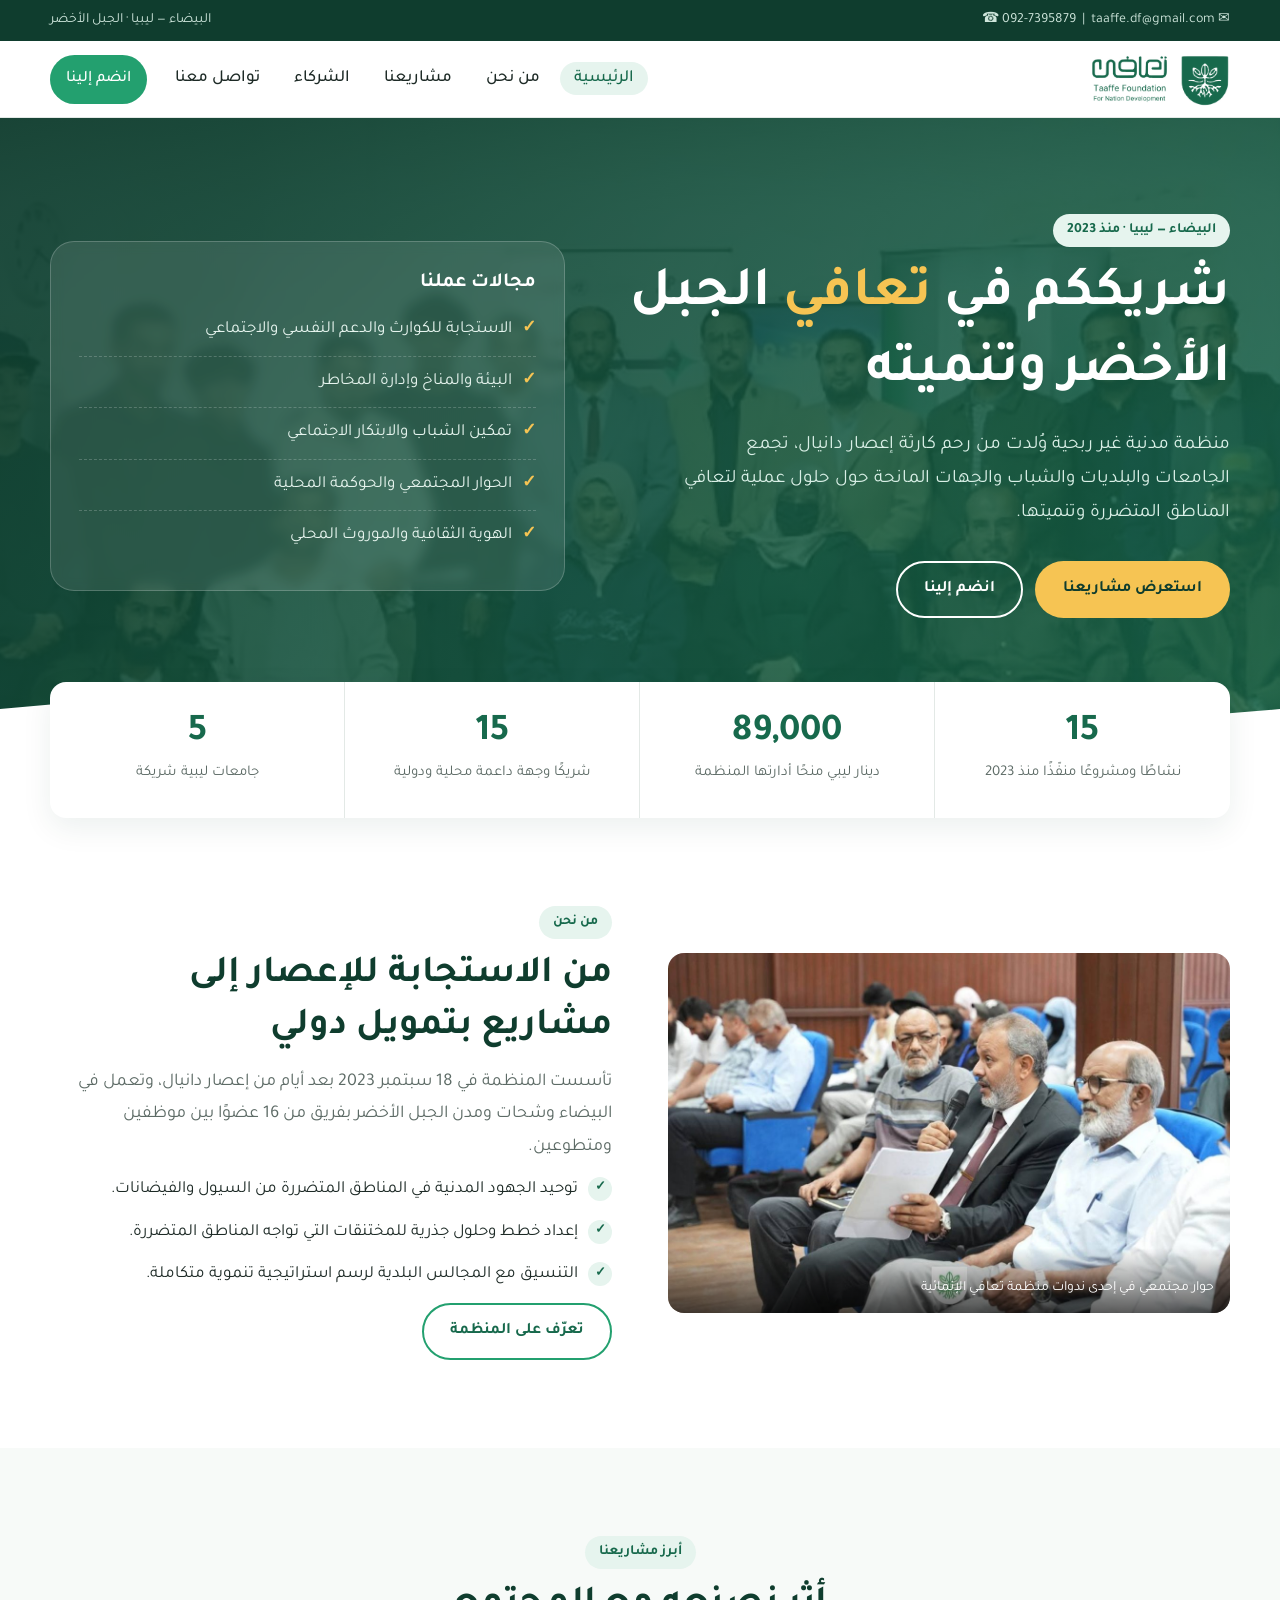
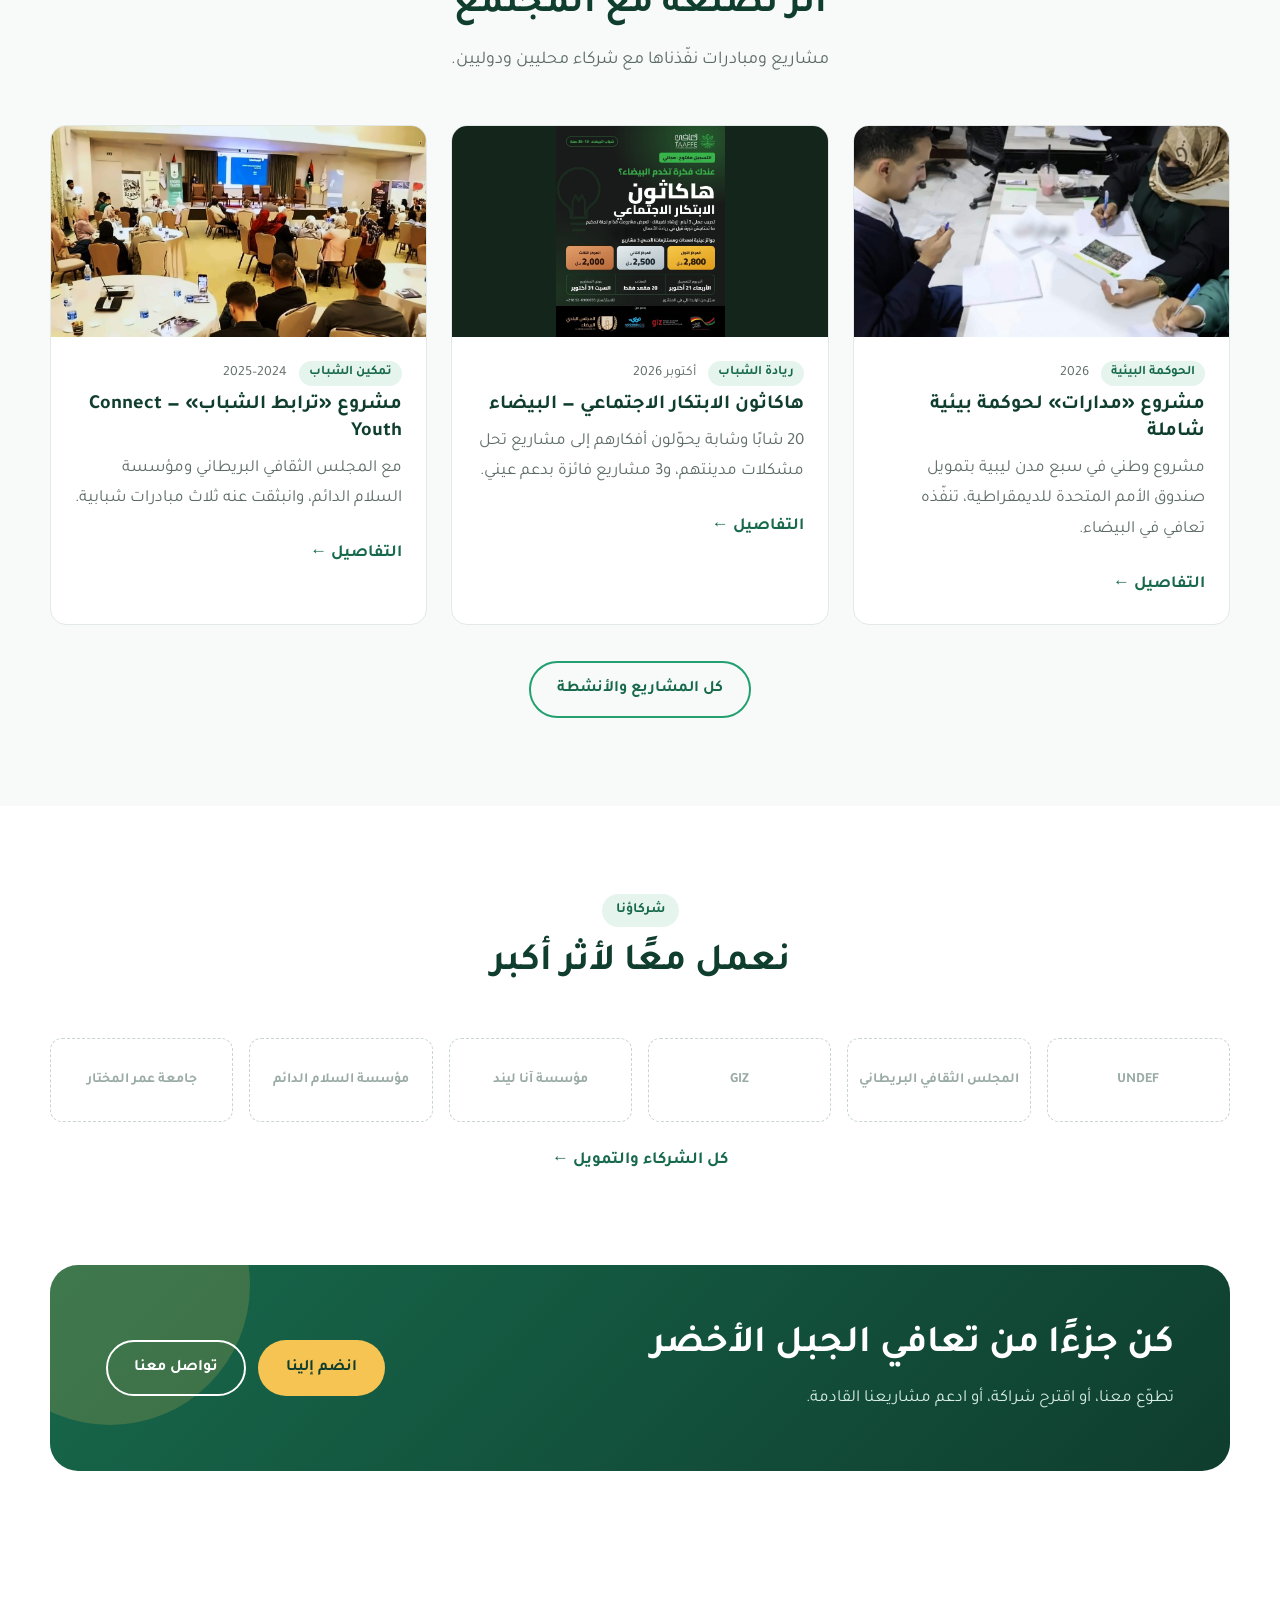
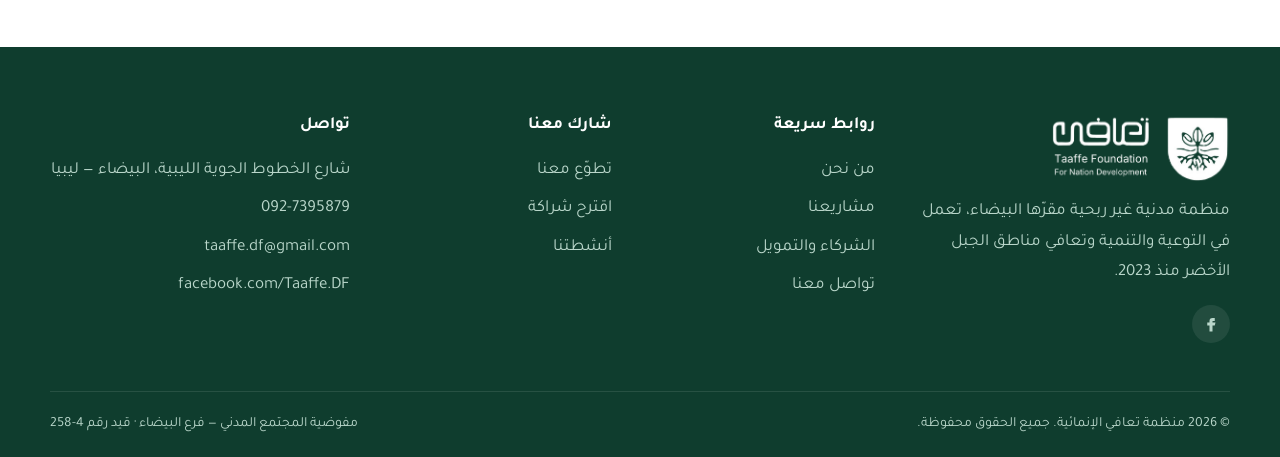
<file: index.html>
<!DOCTYPE html>
<html lang="ar" dir="rtl">
<head>
  <meta charset="UTF-8">
  <meta name="viewport" content="width=device-width, initial-scale=1.0">
  <title>منظمة تعافي الإنمائية | التعافي والتنمية المجتمعية في الجبل الأخضر</title>
  <meta name="description" content="منظمة تعافي الإنمائية: منظمة مدنية غير ربحية في البيضاء، ليبيا، تعمل في التوعية والتنمية وتعافي مناطق الجبل الأخضر منذ إعصار دانيال 2023.">
  <link rel="preconnect" href="https://fonts.googleapis.com">
  <link href="https://fonts.googleapis.com/css2?family=Tajawal:wght@400;500;700;800&display=swap" rel="stylesheet">
  <link rel="stylesheet" href="style.css">
  <link rel="icon" type="image/png" href="favicon.png">
</head>
<body>
<div id="site-header"></div>

<main>
  <section class="hero hero--photo">
    <div class="container">
      <div class="reveal">
        <span class="eyebrow">البيضاء — ليبيا · منذ 2023</span>
        <h1>شريككم في <span>تعافي</span> الجبل الأخضر وتنميته</h1>
        <p>منظمة مدنية غير ربحية وُلدت من رحم كارثة إعصار دانيال، تجمع الجامعات والبلديات والشباب والجهات المانحة حول حلول عملية لتعافي المناطق المتضررة وتنميتها.</p>
        <div class="hero__actions">
          <a href="projects.html" class="btn btn--accent">استعرض مشاريعنا</a>
          <a href="contact.html#join" class="btn btn--ghost">انضم إلينا</a>
        </div>
      </div>
      <div class="hero__art reveal">
        <div class="hero__card">
          <h3>مجالات عملنا</h3>
          <ul>
            <li>الاستجابة للكوارث والدعم النفسي والاجتماعي</li>
            <li>البيئة والمناخ وإدارة المخاطر</li>
            <li>تمكين الشباب والابتكار الاجتماعي</li>
            <li>الحوار المجتمعي والحوكمة المحلية</li>
            <li>الهوية الثقافية والموروث المحلي</li>
          </ul>
        </div>
      </div>
    </div>
    <svg class="hero__wave" viewBox="0 0 1440 60" preserveAspectRatio="none" aria-hidden="true"><path d="M0 60V30Q360 0 720 30T1440 30V60z" fill="#fff"/></svg>
  </section>

  <section class="stats">
    <div class="container">
      <div class="stats__grid">
        <div class="stat"><b data-count="15">0</b><span>نشاطًا ومشروعًا منفّذًا منذ 2023</span></div>
        <div class="stat"><b data-count="89000">0</b><span>دينار ليبي منحًا أدارتها المنظمة</span></div>
        <div class="stat"><b data-count="15">0</b><span>شريكًا وجهة داعمة محلية ودولية</span></div>
        <div class="stat"><b data-count="5">0</b><span>جامعات ليبية شريكة</span></div>
      </div>
    </div>
  </section>

  <section class="section">
    <div class="container split">
      <figure class="photo reveal" style="min-height:360px;background-image:url(about.jpg)">
        <figcaption>حوار مجتمعي في إحدى ندوات منظمة تعافي الإنمائية</figcaption>
      </figure>
      <div class="reveal">
        <span class="eyebrow">من نحن</span>
        <h2>من الاستجابة للإعصار إلى مشاريع بتمويل دولي</h2>
        <p class="lead">تأسست المنظمة في 18 سبتمبر 2023 بعد أيام من إعصار دانيال، وتعمل في البيضاء وشحات ومدن الجبل الأخضر بفريق من 16 عضوًا بين موظفين ومتطوعين.</p>
        <ul class="checklist">
          <li>توحيد الجهود المدنية في المناطق المتضررة من السيول والفيضانات.</li>
          <li>إعداد خطط وحلول جذرية للمختنقات التي تواجه المناطق المتضررة.</li>
          <li>التنسيق مع المجالس البلدية لرسم استراتيجية تنموية متكاملة.</li>
        </ul>
        <a href="about.html" class="btn btn--outline">تعرّف على المنظمة</a>
      </div>
    </div>
  </section>

  <section class="section section--soft">
    <div class="container">
      <div class="section__head reveal">
        <span class="eyebrow">أبرز مشاريعنا</span>
        <h2>أثر نصنعه مع المجتمع</h2>
        <p class="lead">مشاريع ومبادرات نفّذناها مع شركاء محليين ودوليين.</p>
      </div>
      <div class="grid grid--3">
        <article class="card post reveal">
          <div class="post__thumb t1" style="background-image:url(madarat.jpg);background-size:cover;color:transparent">مدارات</div>
          <div class="post__body">
            <div class="post__meta"><span class="tag">الحوكمة البيئية</span><span>2026</span></div>
            <h3>مشروع «مدارات» لحوكمة بيئية شاملة</h3>
            <p>مشروع وطني في سبع مدن ليبية بتمويل صندوق الأمم المتحدة للديمقراطية، تنفّذه تعافي في البيضاء.</p>
            <a href="projects.html#madarat" class="more">التفاصيل ←</a>
          </div>
        </article>
        <article class="card post reveal">
          <div class="post__thumb t2" style="background:#14251c url(hackathon.jpg) center/contain no-repeat;color:transparent">هاكاثون</div>
          <div class="post__body">
            <div class="post__meta"><span class="tag">ريادة الشباب</span><span>أكتوبر 2026</span></div>
            <h3>هاكاثون الابتكار الاجتماعي — البيضاء</h3>
            <p>20 شابًا وشابة يحوّلون أفكارهم إلى مشاريع تحل مشكلات مدينتهم، و3 مشاريع فائزة بدعم عيني.</p>
            <a href="projects.html#hackathon" class="more">التفاصيل ←</a>
          </div>
        </article>
        <article class="card post reveal">
          <div class="post__thumb t3" style="background-image:url(connect-youth.jpg);background-size:cover;color:transparent">ترابط الشباب</div>
          <div class="post__body">
            <div class="post__meta"><span class="tag">تمكين الشباب</span><span>2024–2025</span></div>
            <h3>مشروع «ترابط الشباب» — Connect Youth</h3>
            <p>مع المجلس الثقافي البريطاني ومؤسسة السلام الدائم، وانبثقت عنه ثلاث مبادرات شبابية.</p>
            <a href="projects.html#connect-youth" class="more">التفاصيل ←</a>
          </div>
        </article>
      </div>
      <p style="text-align:center;margin-top:36px"><a href="projects.html" class="btn btn--outline">كل المشاريع والأنشطة</a></p>
    </div>
  </section>

  <section class="section">
    <div class="container">
      <div class="section__head reveal">
        <span class="eyebrow">شركاؤنا</span>
        <h2>نعمل معًا لأثر أكبر</h2>
      </div>
      <div class="partners reveal">
        <div class="partner">UNDEF</div>
        <div class="partner">المجلس الثقافي البريطاني</div>
        <div class="partner">GIZ</div>
        <div class="partner">مؤسسة آنا ليند</div>
        <div class="partner">مؤسسة السلام الدائم</div>
        <div class="partner">جامعة عمر المختار</div>
      </div>
      <p style="text-align:center;margin-top:24px"><a href="partners.html" class="more" style="color:var(--green-700);font-weight:700">كل الشركاء والتمويل ←</a></p>
    </div>
  </section>

  <section class="section" style="padding-top:0">
    <div class="container">
      <div class="cta reveal">
        <div>
          <h2>كن جزءًا من تعافي الجبل الأخضر</h2>
          <p>تطوّع معنا، أو اقترح شراكة، أو ادعم مشاريعنا القادمة.</p>
        </div>
        <div class="hero__actions">
          <a href="contact.html#join" class="btn btn--accent">انضم إلينا</a>
          <a href="contact.html" class="btn btn--ghost">تواصل معنا</a>
        </div>
      </div>
    </div>
  </section>
</main>

<div id="site-footer"></div>
<script src="layout.js"></script>
<script src="main.js"></script>
</body>
</html>
</file>
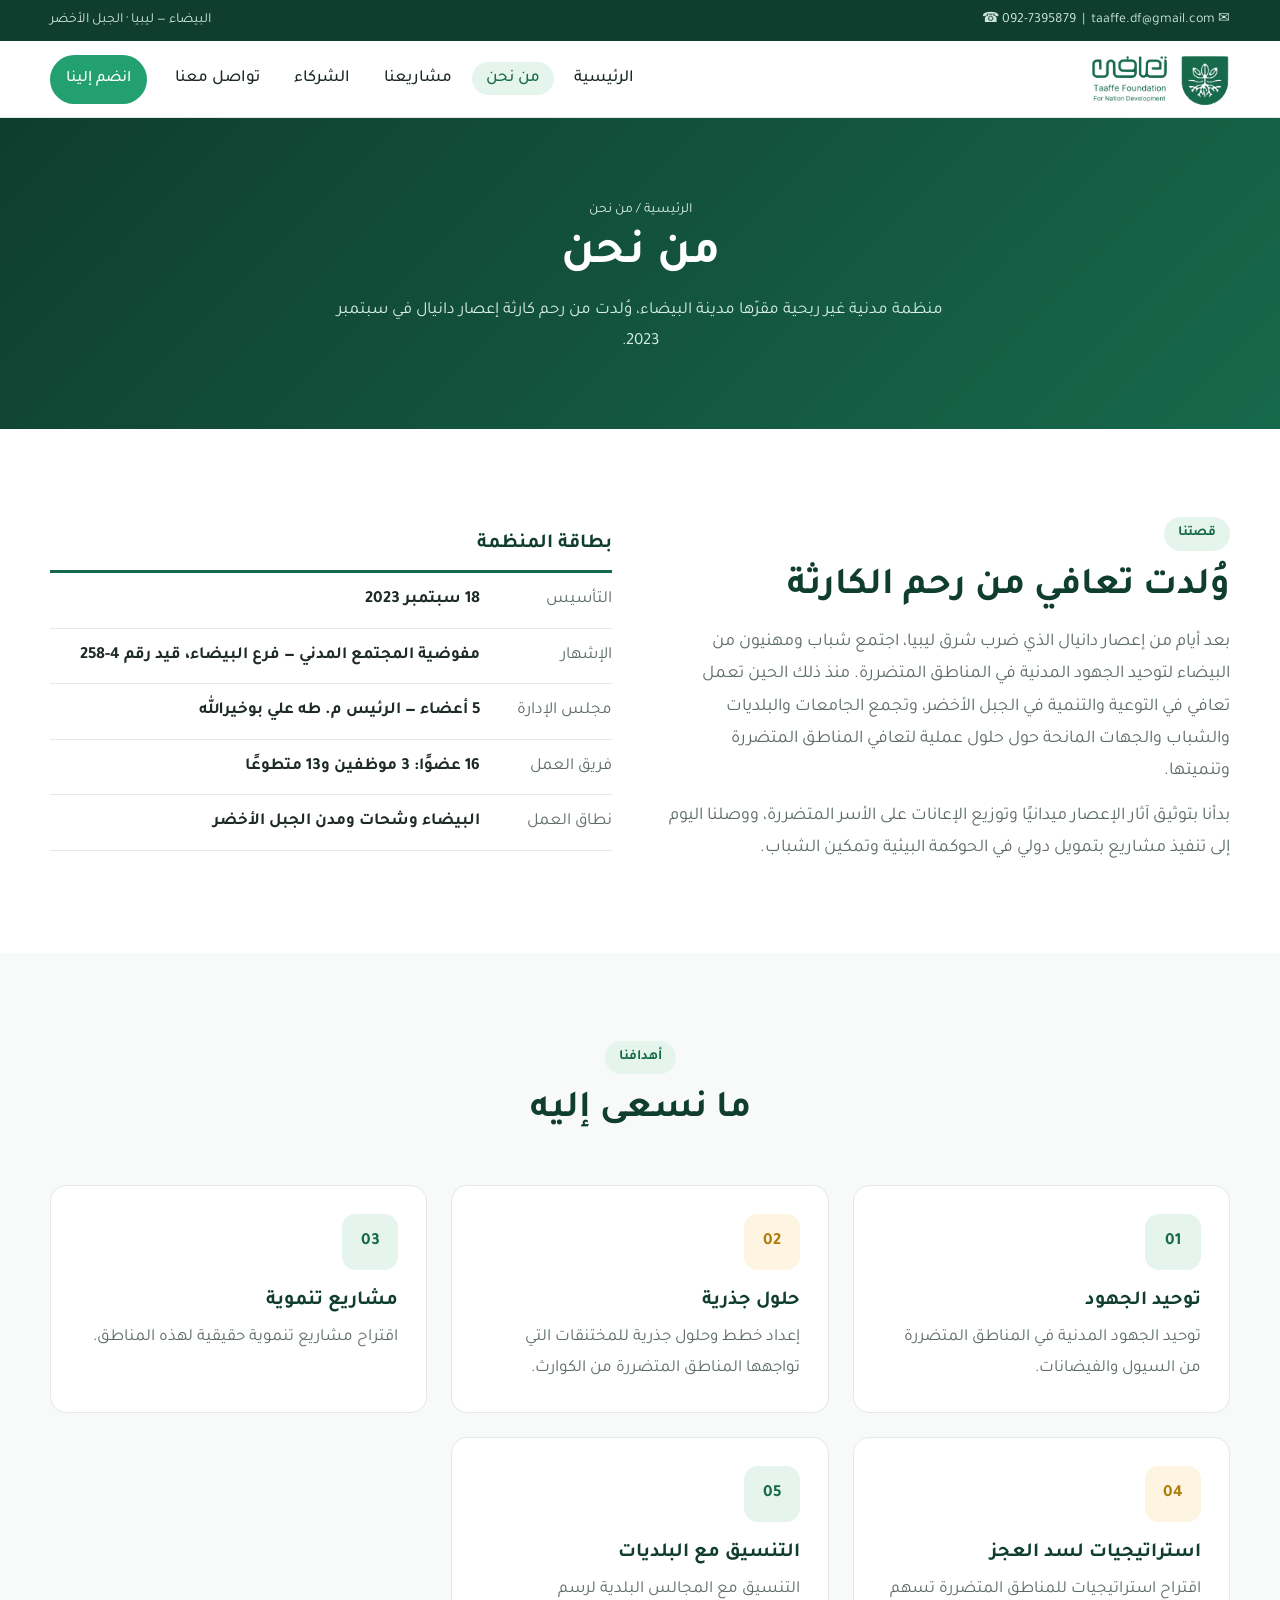
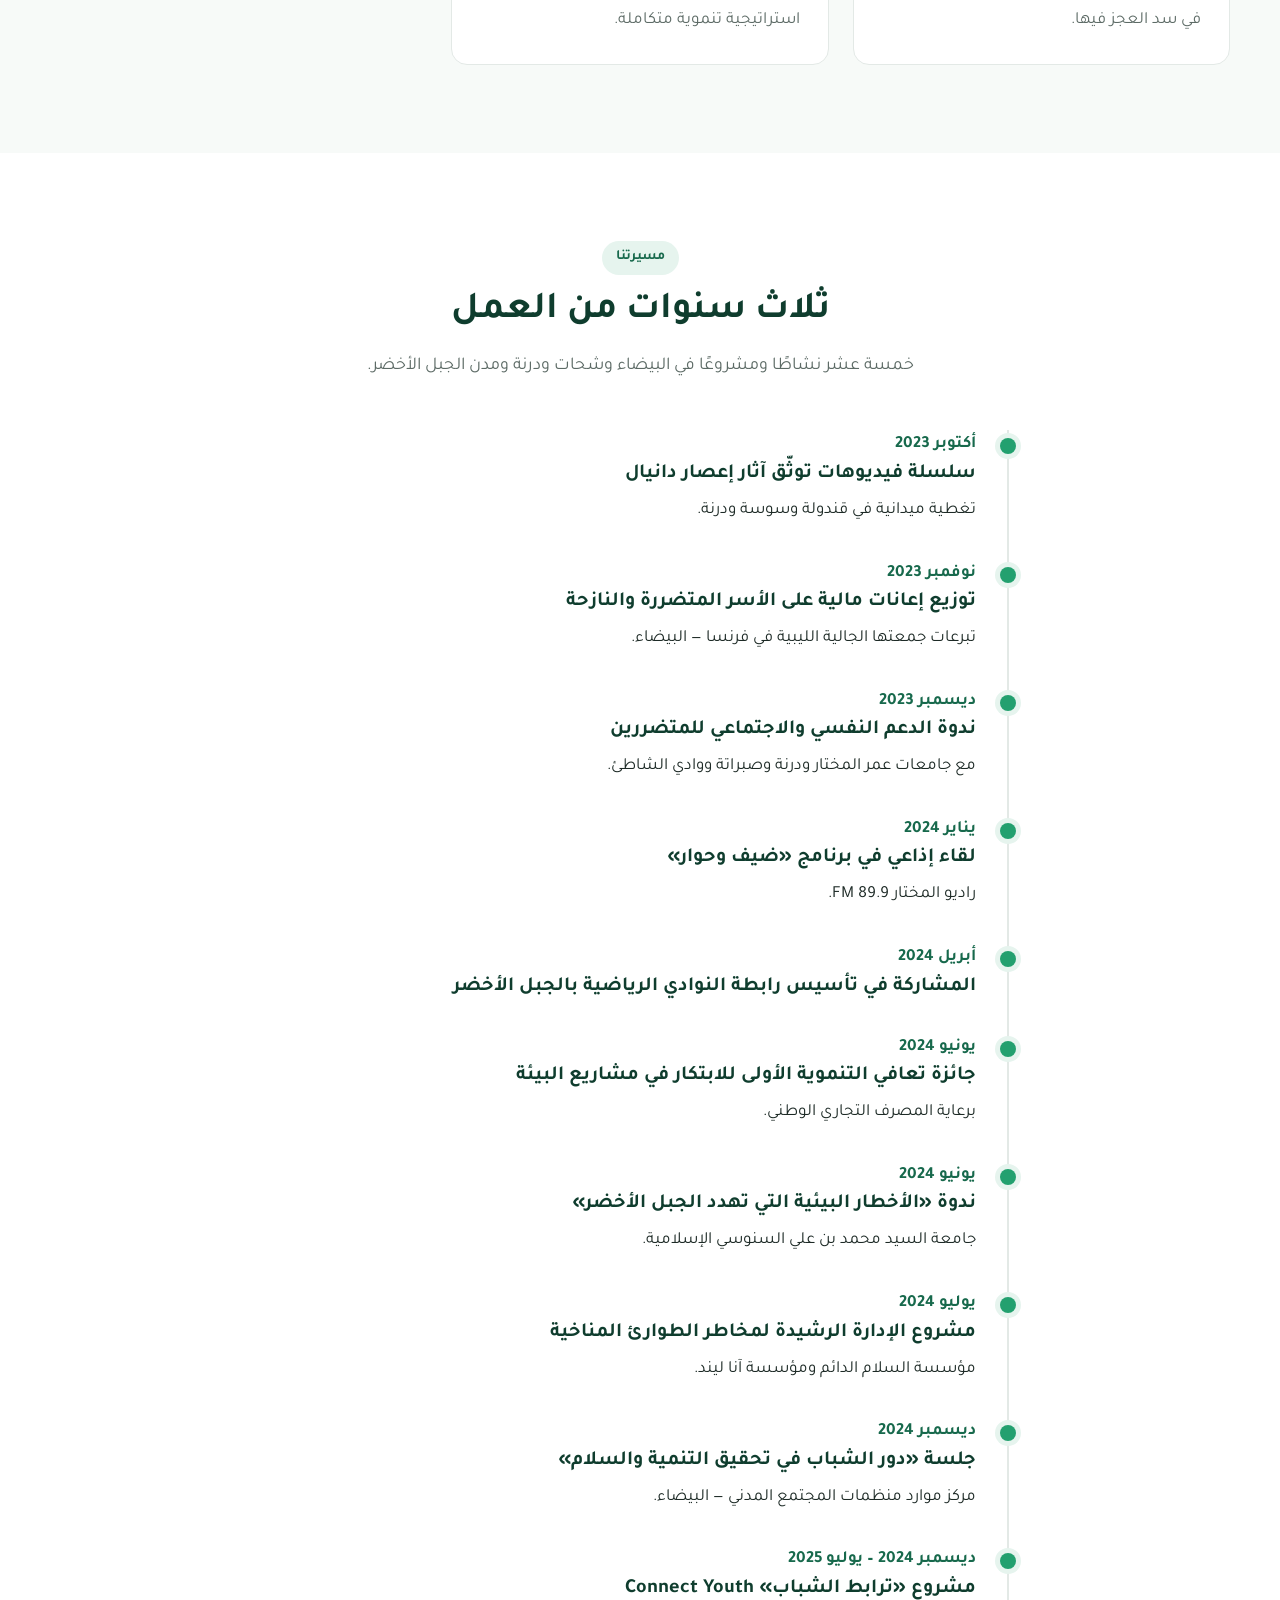
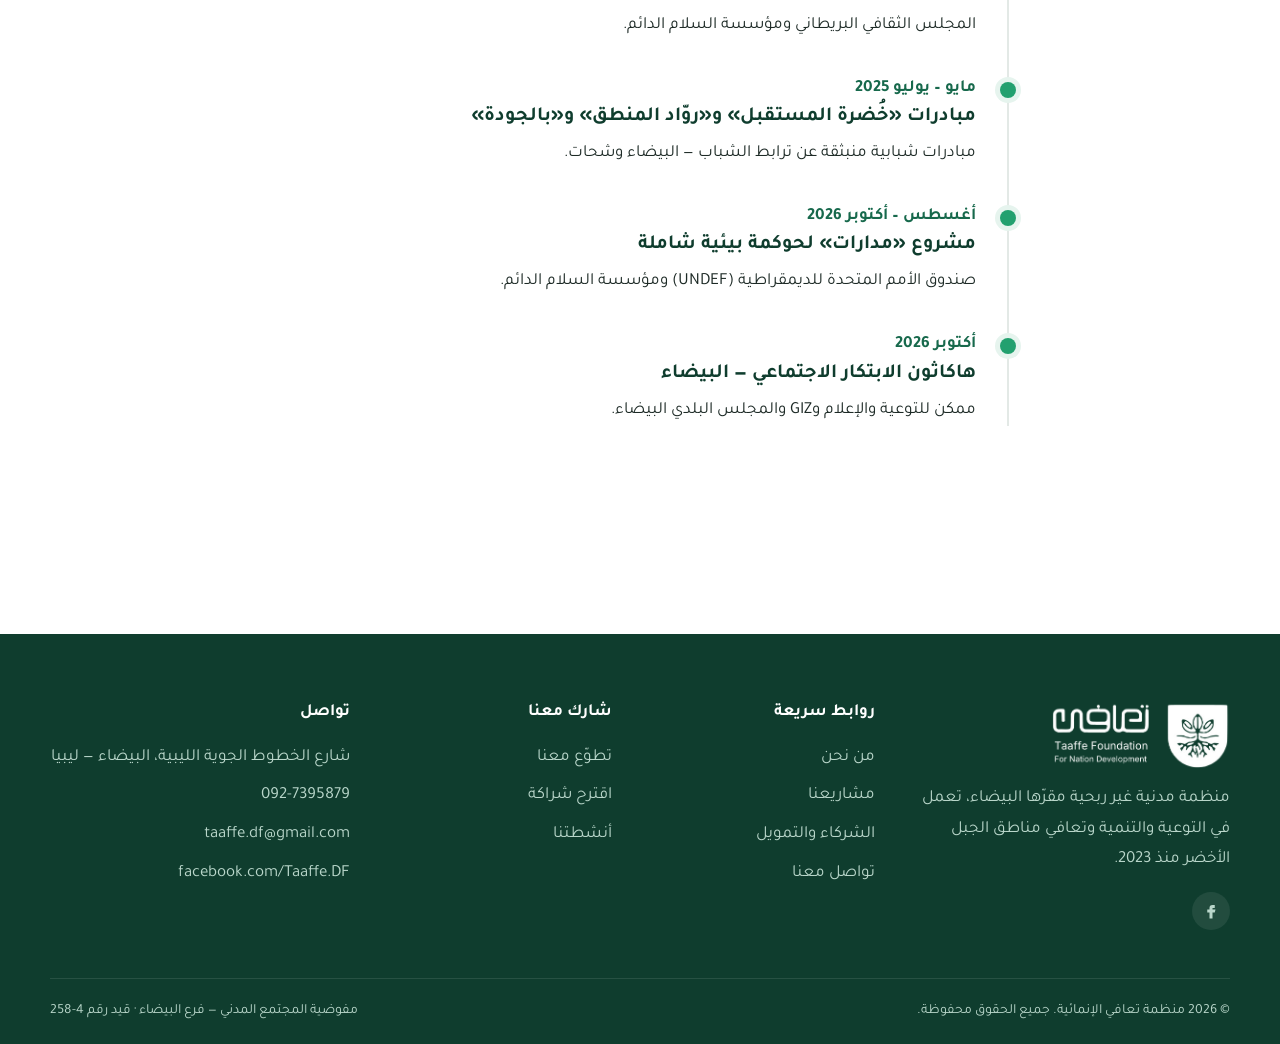
<file: about.html>
<!DOCTYPE html>
<html lang="ar" dir="rtl">
<head>
  <meta charset="UTF-8">
  <meta name="viewport" content="width=device-width, initial-scale=1.0">
  <title>من نحن | منظمة تعافي الإنمائية</title>
  <meta name="description" content="تعرّف على منظمة تعافي الإنمائية: نشأتها بعد إعصار دانيال، أهدافها، فريقها، ومسيرتها منذ 2023.">
  <link rel="preconnect" href="https://fonts.googleapis.com">
  <link href="https://fonts.googleapis.com/css2?family=Tajawal:wght@400;500;700;800&display=swap" rel="stylesheet">
  <link rel="stylesheet" href="style.css">
  <link rel="icon" type="image/png" href="favicon.png">
</head>
<body>
<div id="site-header"></div>

<main>
  <section class="page-hero">
    <div class="container">
      <p class="breadcrumb"><a href="index.html">الرئيسية</a> / من نحن</p>
      <h1>من نحن</h1>
      <p>منظمة مدنية غير ربحية مقرّها مدينة البيضاء، وُلدت من رحم كارثة إعصار دانيال في سبتمبر 2023.</p>
    </div>
  </section>

  <section class="section">
    <div class="container split">
      <div class="reveal">
        <span class="eyebrow">قصتنا</span>
        <h2>وُلدت تعافي من رحم الكارثة</h2>
        <p class="lead">بعد أيام من إعصار دانيال الذي ضرب شرق ليبيا، اجتمع شباب ومهنيون من البيضاء لتوحيد الجهود المدنية في المناطق المتضررة. منذ ذلك الحين تعمل تعافي في التوعية والتنمية في الجبل الأخضر، وتجمع الجامعات والبلديات والشباب والجهات المانحة حول حلول عملية لتعافي المناطق المتضررة وتنميتها.</p>
        <p class="lead" style="margin-top:12px">بدأنا بتوثيق آثار الإعصار ميدانيًا وتوزيع الإعانات على الأسر المتضررة، ووصلنا اليوم إلى تنفيذ مشاريع بتمويل دولي في الحوكمة البيئية وتمكين الشباب.</p>
      </div>
      <div class="reveal">
        <h3 style="margin-bottom:12px">بطاقة المنظمة</h3>
        <dl class="facts">
          <div><dt>التأسيس</dt><dd>18 سبتمبر 2023</dd></div>
          <div><dt>الإشهار</dt><dd>مفوضية المجتمع المدني — فرع البيضاء، قيد رقم 4-258</dd></div>
          <div><dt>مجلس الإدارة</dt><dd>5 أعضاء — الرئيس م. طه علي بوخيرالله</dd></div>
          <div><dt>فريق العمل</dt><dd>16 عضوًا: 3 موظفين و13 متطوعًا</dd></div>
          <div><dt>نطاق العمل</dt><dd>البيضاء وشحات ومدن الجبل الأخضر</dd></div>
        </dl>
      </div>
    </div>
  </section>

  <section class="section section--soft">
    <div class="container">
      <div class="section__head reveal">
        <span class="eyebrow">أهدافنا</span>
        <h2>ما نسعى إليه</h2>
      </div>
      <div class="grid grid--3">
        <div class="card reveal"><div class="icon"><b>01</b></div><h3>توحيد الجهود</h3><p>توحيد الجهود المدنية في المناطق المتضررة من السيول والفيضانات.</p></div>
        <div class="card card--sand reveal"><div class="icon"><b>02</b></div><h3>حلول جذرية</h3><p>إعداد خطط وحلول جذرية للمختنقات التي تواجهها المناطق المتضررة من الكوارث.</p></div>
        <div class="card reveal"><div class="icon"><b>03</b></div><h3>مشاريع تنموية</h3><p>اقتراح مشاريع تنموية حقيقية لهذه المناطق.</p></div>
        <div class="card card--sand reveal"><div class="icon"><b>04</b></div><h3>استراتيجيات لسد العجز</h3><p>اقتراح استراتيجيات للمناطق المتضررة تسهم في سد العجز فيها.</p></div>
        <div class="card reveal"><div class="icon"><b>05</b></div><h3>التنسيق مع البلديات</h3><p>التنسيق مع المجالس البلدية لرسم استراتيجية تنموية متكاملة.</p></div>
      </div>
    </div>
  </section>

  <section class="section">
    <div class="container">
      <div class="section__head reveal">
        <span class="eyebrow">مسيرتنا</span>
        <h2>ثلاث سنوات من العمل</h2>
        <p class="lead">خمسة عشر نشاطًا ومشروعًا في البيضاء وشحات ودرنة ومدن الجبل الأخضر.</p>
      </div>
      <div class="timeline">
        <div class="timeline__item reveal"><b>أكتوبر 2023</b><h3>سلسلة فيديوهات توثّق آثار إعصار دانيال</h3><p>تغطية ميدانية في قندولة وسوسة ودرنة.</p></div>
        <div class="timeline__item reveal"><b>نوفمبر 2023</b><h3>توزيع إعانات مالية على الأسر المتضررة والنازحة</h3><p>تبرعات جمعتها الجالية الليبية في فرنسا — البيضاء.</p></div>
        <div class="timeline__item reveal"><b>ديسمبر 2023</b><h3>ندوة الدعم النفسي والاجتماعي للمتضررين</h3><p>مع جامعات عمر المختار ودرنة وصبراتة ووادي الشاطئ.</p></div>
        <div class="timeline__item reveal"><b>يناير 2024</b><h3>لقاء إذاعي في برنامج «ضيف وحوار»</h3><p>راديو المختار 89.9 FM.</p></div>
        <div class="timeline__item reveal"><b>أبريل 2024</b><h3>المشاركة في تأسيس رابطة النوادي الرياضية بالجبل الأخضر</h3></div>
        <div class="timeline__item reveal"><b>يونيو 2024</b><h3>جائزة تعافي التنموية الأولى للابتكار في مشاريع البيئة</h3><p>برعاية المصرف التجاري الوطني.</p></div>
        <div class="timeline__item reveal"><b>يونيو 2024</b><h3>ندوة «الأخطار البيئية التي تهدد الجبل الأخضر»</h3><p>جامعة السيد محمد بن علي السنوسي الإسلامية.</p></div>
        <div class="timeline__item reveal"><b>يوليو 2024</b><h3>مشروع الإدارة الرشيدة لمخاطر الطوارئ المناخية</h3><p>مؤسسة السلام الدائم ومؤسسة آنا ليند.</p></div>
        <div class="timeline__item reveal"><b>ديسمبر 2024</b><h3>جلسة «دور الشباب في تحقيق التنمية والسلام»</h3><p>مركز موارد منظمات المجتمع المدني — البيضاء.</p></div>
        <div class="timeline__item reveal"><b>ديسمبر 2024 – يوليو 2025</b><h3>مشروع «ترابط الشباب» Connect Youth</h3><p>المجلس الثقافي البريطاني ومؤسسة السلام الدائم.</p></div>
        <div class="timeline__item reveal"><b>مايو – يوليو 2025</b><h3>مبادرات «خُضرة المستقبل» و«روّاد المنطق» و«بالجودة»</h3><p>مبادرات شبابية منبثقة عن ترابط الشباب — البيضاء وشحات.</p></div>
        <div class="timeline__item reveal"><b>أغسطس – أكتوبر 2026</b><h3>مشروع «مدارات» لحوكمة بيئية شاملة</h3><p>صندوق الأمم المتحدة للديمقراطية (UNDEF) ومؤسسة السلام الدائم.</p></div>
        <div class="timeline__item reveal"><b>أكتوبر 2026</b><h3>هاكاثون الابتكار الاجتماعي — البيضاء</h3><p>ممكن للتوعية والإعلام وGIZ والمجلس البلدي البيضاء.</p></div>
      </div>
    </div>
  </section>
</main>

<div id="site-footer"></div>
<script src="layout.js"></script>
<script src="main.js"></script>
</body>
</html>
</file>
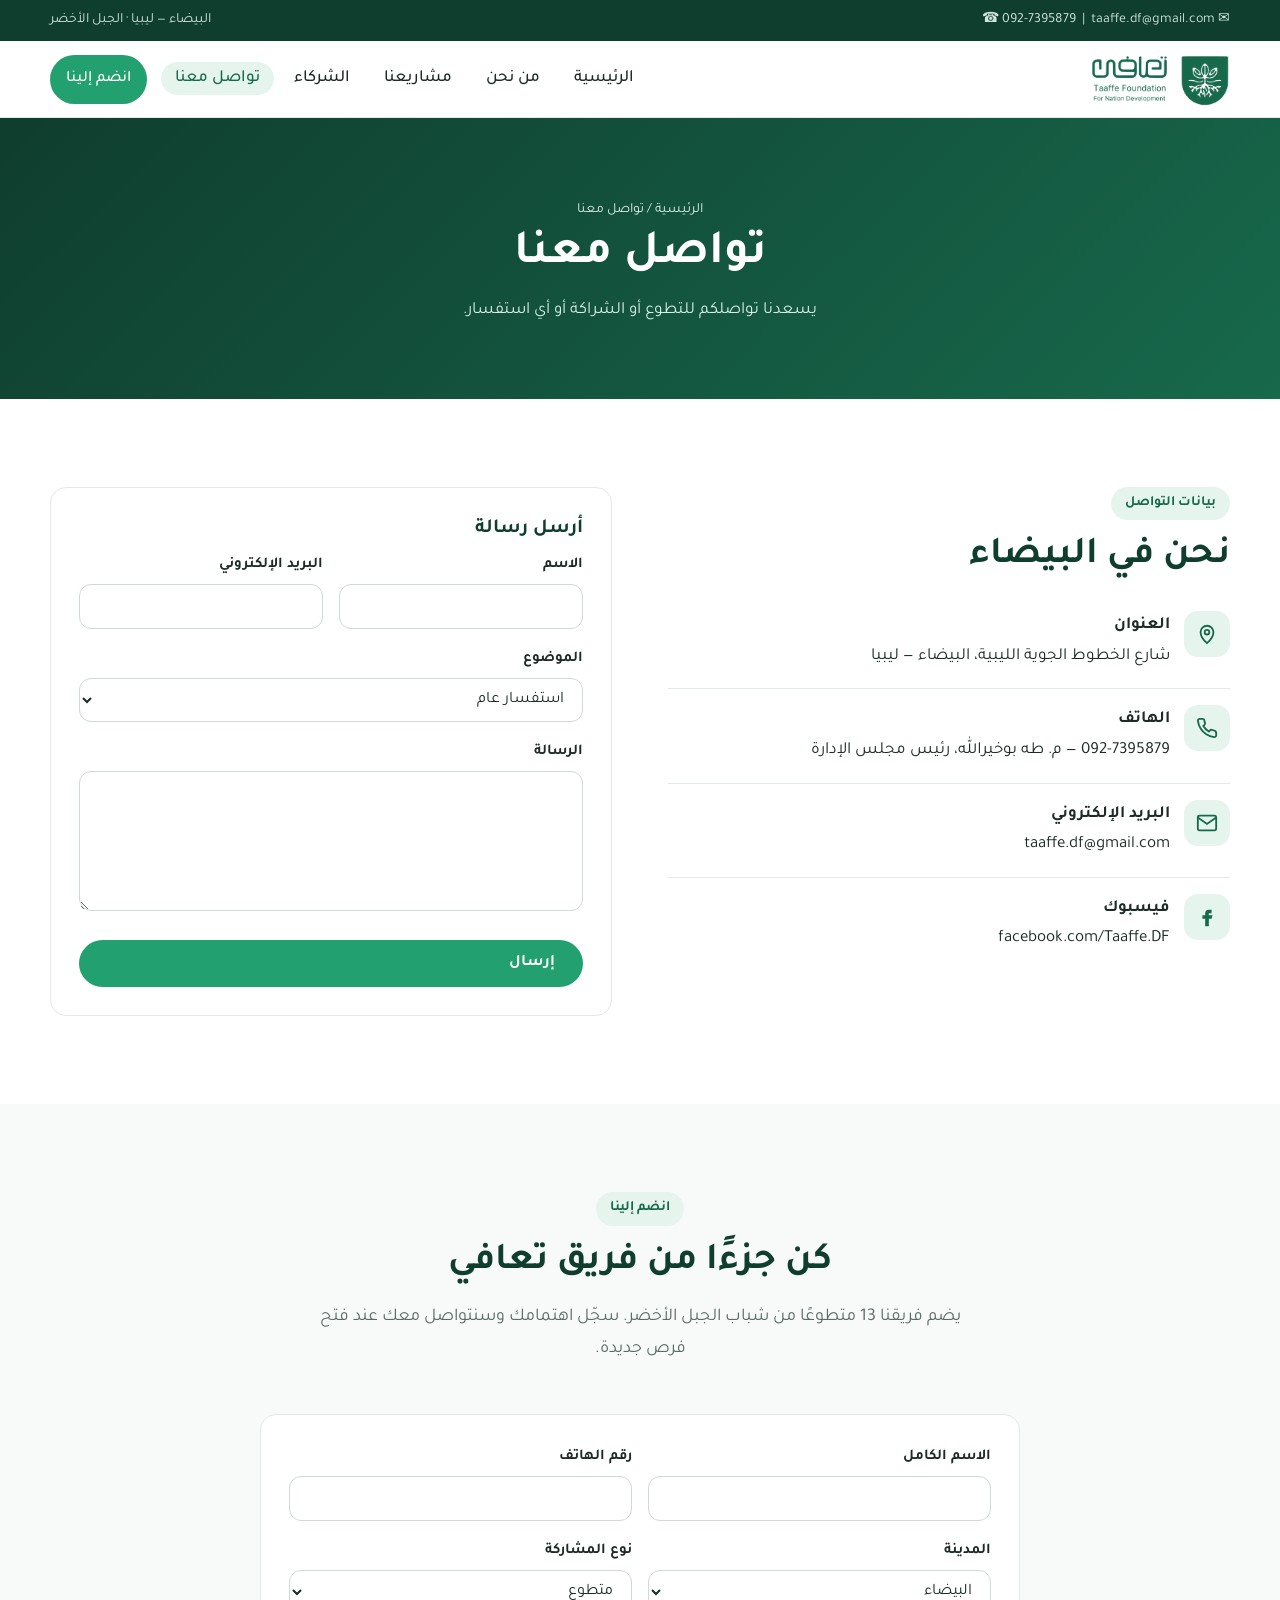
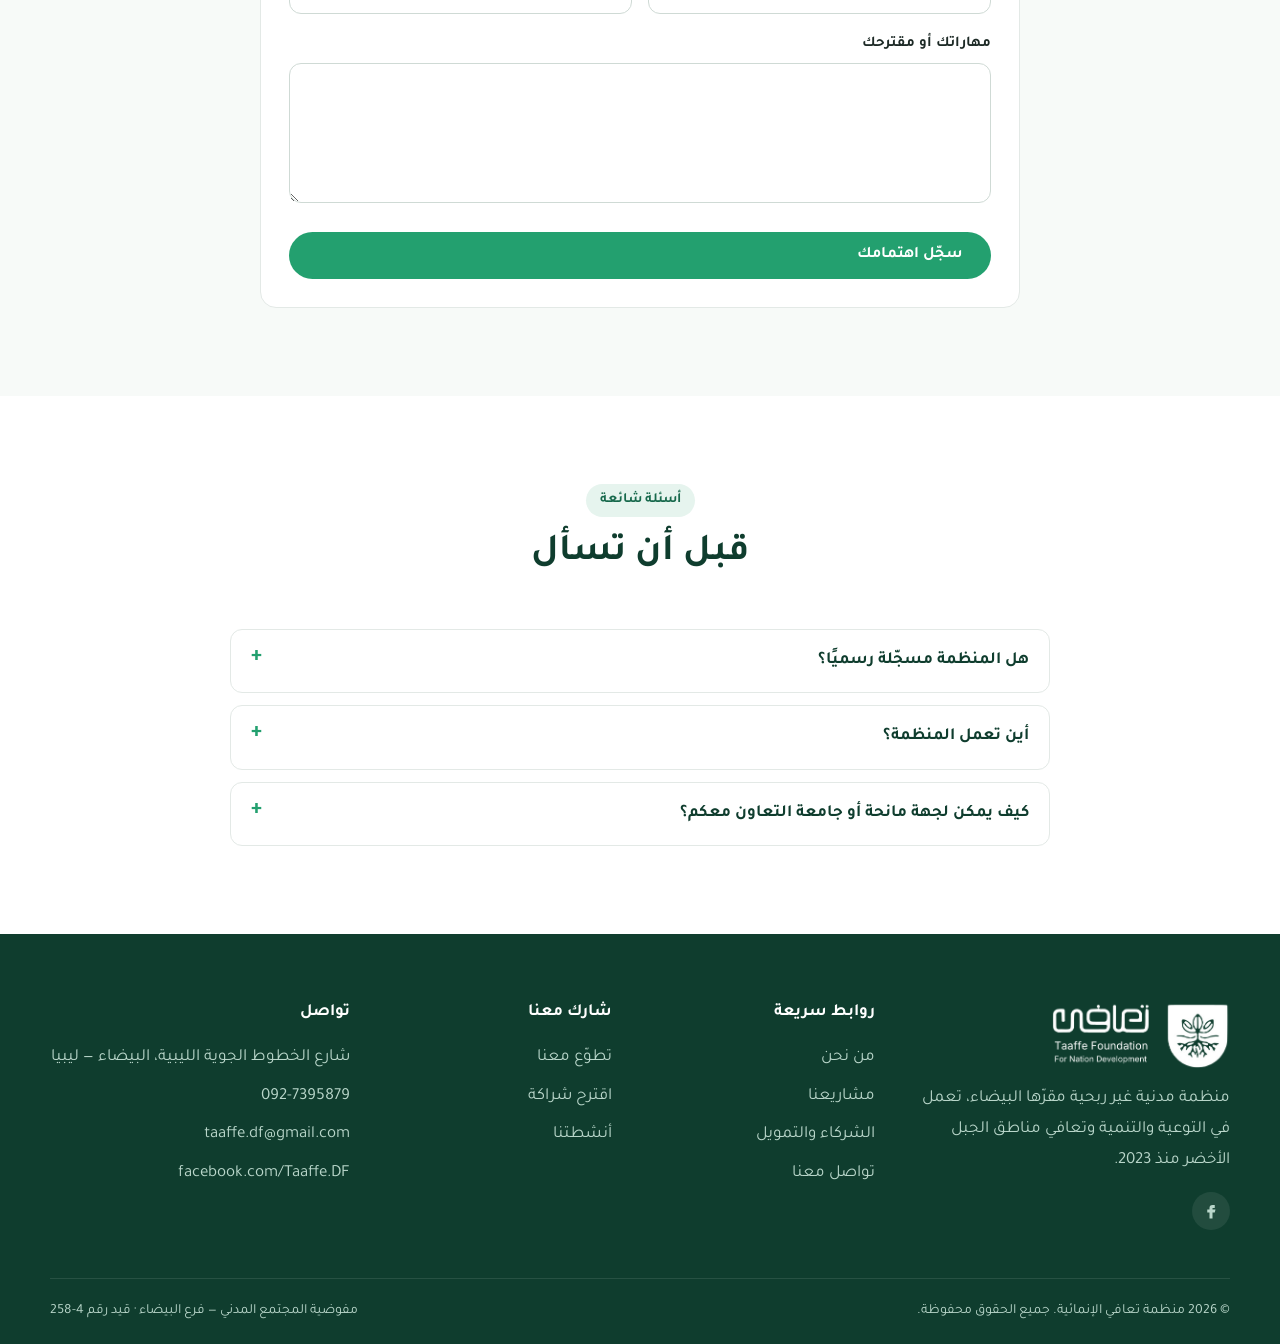
<file: contact.html>
<!DOCTYPE html>
<html lang="ar" dir="rtl">
<head>
  <meta charset="UTF-8">
  <meta name="viewport" content="width=device-width, initial-scale=1.0">
  <title>تواصل معنا | منظمة تعافي الإنمائية</title>
  <meta name="description" content="تواصل مع منظمة تعافي الإنمائية في البيضاء، ليبيا: تطوّع، شراكات، واستفسارات.">
  <link rel="preconnect" href="https://fonts.googleapis.com">
  <link href="https://fonts.googleapis.com/css2?family=Tajawal:wght@400;500;700;800&display=swap" rel="stylesheet">
  <link rel="stylesheet" href="style.css">
  <link rel="icon" type="image/png" href="favicon.png">
</head>
<body>
<div id="site-header"></div>

<main>
  <section class="page-hero">
    <div class="container">
      <p class="breadcrumb"><a href="index.html">الرئيسية</a> / تواصل معنا</p>
      <h1>تواصل معنا</h1>
      <p>يسعدنا تواصلكم للتطوع أو الشراكة أو أي استفسار.</p>
    </div>
  </section>

  <section class="section">
    <div class="container split" style="align-items:start">
      <div class="reveal">
        <span class="eyebrow">بيانات التواصل</span>
        <h2>نحن في البيضاء</h2>
        <ul class="contact-info">
          <li><span class="icon"><svg viewBox="0 0 24 24" fill="none" stroke="currentColor" stroke-width="2"><path d="M12 22s7-6.2 7-12a7 7 0 0 0-14 0c0 5.8 7 12 7 12z"/><circle cx="12" cy="10" r="2.5"/></svg></span><div><b>العنوان</b><br>شارع الخطوط الجوية الليبية، البيضاء — ليبيا</div></li>
          <li><span class="icon"><svg viewBox="0 0 24 24" fill="none" stroke="currentColor" stroke-width="2"><path d="M22 16.9v3a2 2 0 0 1-2.2 2 19.8 19.8 0 0 1-8.6-3.1 19.5 19.5 0 0 1-6-6A19.8 19.8 0 0 1 2.1 4.2 2 2 0 0 1 4.1 2h3a2 2 0 0 1 2 1.7c.1.9.4 1.8.7 2.7a2 2 0 0 1-.5 2.1L8 9.8a16 16 0 0 0 6 6l1.3-1.3a2 2 0 0 1 2.1-.4c.9.3 1.8.6 2.7.7a2 2 0 0 1 1.7 2z"/></svg></span><div><b>الهاتف</b><br><a href="tel:+218927395879" dir="ltr">092-7395879</a> — م. طه بوخيرالله، رئيس مجلس الإدارة</div></li>
          <li><span class="icon"><svg viewBox="0 0 24 24" fill="none" stroke="currentColor" stroke-width="2"><rect x="2" y="4" width="20" height="16" rx="2"/><path d="M22 6l-10 7L2 6"/></svg></span><div><b>البريد الإلكتروني</b><br><a href="mailto:taaffe.df@gmail.com">taaffe.df@gmail.com</a></div></li>
          <li><span class="icon"><svg viewBox="0 0 24 24" fill="currentColor"><path d="M14 8h3V4h-3c-2.8 0-4 1.7-4 4v2H7v4h3v8h4v-8h3l1-4h-4V8.5c0-.3.2-.5.5-.5z"/></svg></span><div><b>فيسبوك</b><br><a href="https://facebook.com/Taaffe.DF" target="_blank" rel="noopener">facebook.com/Taaffe.DF</a></div></li>
        </ul>
      </div>
      <div class="card reveal">
        <h3>أرسل رسالة</h3>
        <form class="form" data-demo>
          <div class="row">
            <div><label for="name">الاسم</label><input id="name" required></div>
            <div><label for="email">البريد الإلكتروني</label><input id="email" type="email" required></div>
          </div>
          <div><label for="subject">الموضوع</label>
            <select id="subject"><option>استفسار عام</option><option>اقتراح شراكة</option><option>التطوع</option><option>الإعلام والصحافة</option></select>
          </div>
          <div><label for="msg">الرسالة</label><textarea id="msg" required></textarea></div>
          <button class="btn btn--primary" type="submit">إرسال</button>
          <p class="form-msg">شكرًا لتواصلك! سنرد عليك في أقرب وقت.</p>
        </form>
      </div>
    </div>
  </section>

  <section class="section section--soft" id="join">
    <div class="container">
      <div class="section__head reveal">
        <span class="eyebrow">انضم إلينا</span>
        <h2>كن جزءًا من فريق تعافي</h2>
        <p class="lead">يضم فريقنا 13 متطوعًا من شباب الجبل الأخضر. سجّل اهتمامك وسنتواصل معك عند فتح فرص جديدة.</p>
      </div>
      <div class="card reveal" style="max-width:760px;margin:auto">
        <form class="form" data-demo>
          <div class="row">
            <div><label for="v-name">الاسم الكامل</label><input id="v-name" required></div>
            <div><label for="v-phone">رقم الهاتف</label><input id="v-phone" type="tel" dir="ltr" required></div>
          </div>
          <div class="row">
            <div><label for="v-city">المدينة</label>
              <select id="v-city"><option>البيضاء</option><option>شحات</option><option>درنة</option><option>سوسة</option><option>أخرى</option></select>
            </div>
            <div><label for="v-type">نوع المشاركة</label>
              <select id="v-type"><option>متطوع</option><option>جهة شريكة</option><option>مدرّب أو خبير</option></select>
            </div>
          </div>
          <div><label for="v-skills">مهاراتك أو مقترحك</label><textarea id="v-skills"></textarea></div>
          <button class="btn btn--primary" type="submit">سجّل اهتمامك</button>
          <p class="form-msg">تم استلام طلبك، شكرًا لك! سنتواصل معك قريبًا.</p>
        </form>
      </div>
    </div>
  </section>

  <section class="section" style="padding-bottom:0">
    <div class="container" style="max-width:820px">
      <div class="section__head reveal"><span class="eyebrow">أسئلة شائعة</span><h2>قبل أن تسأل</h2></div>
      <div class="faq reveal">
        <details><summary>هل المنظمة مسجّلة رسميًا؟</summary><p>نعم، المنظمة مشهرة لدى مفوضية المجتمع المدني — فرع البيضاء، بقيد رقم 4-258، منذ 18 سبتمبر 2023.</p></details>
        <details><summary>أين تعمل المنظمة؟</summary><p>في البيضاء وشحات ومدن الجبل الأخضر، كما نفّذنا أنشطة ميدانية في درنة وسوسة وقندولة.</p></details>
        <details><summary>كيف يمكن لجهة مانحة أو جامعة التعاون معكم؟</summary><p>راسلونا عبر النموذج أعلاه باختيار «اقتراح شراكة»، أو مباشرة على البريد taaffe.df@gmail.com.</p></details>
      </div>
    </div>
  </section>
</main>

<div id="site-footer"></div>
<script src="layout.js"></script>
<script src="main.js"></script>
</body>
</html>
</file>
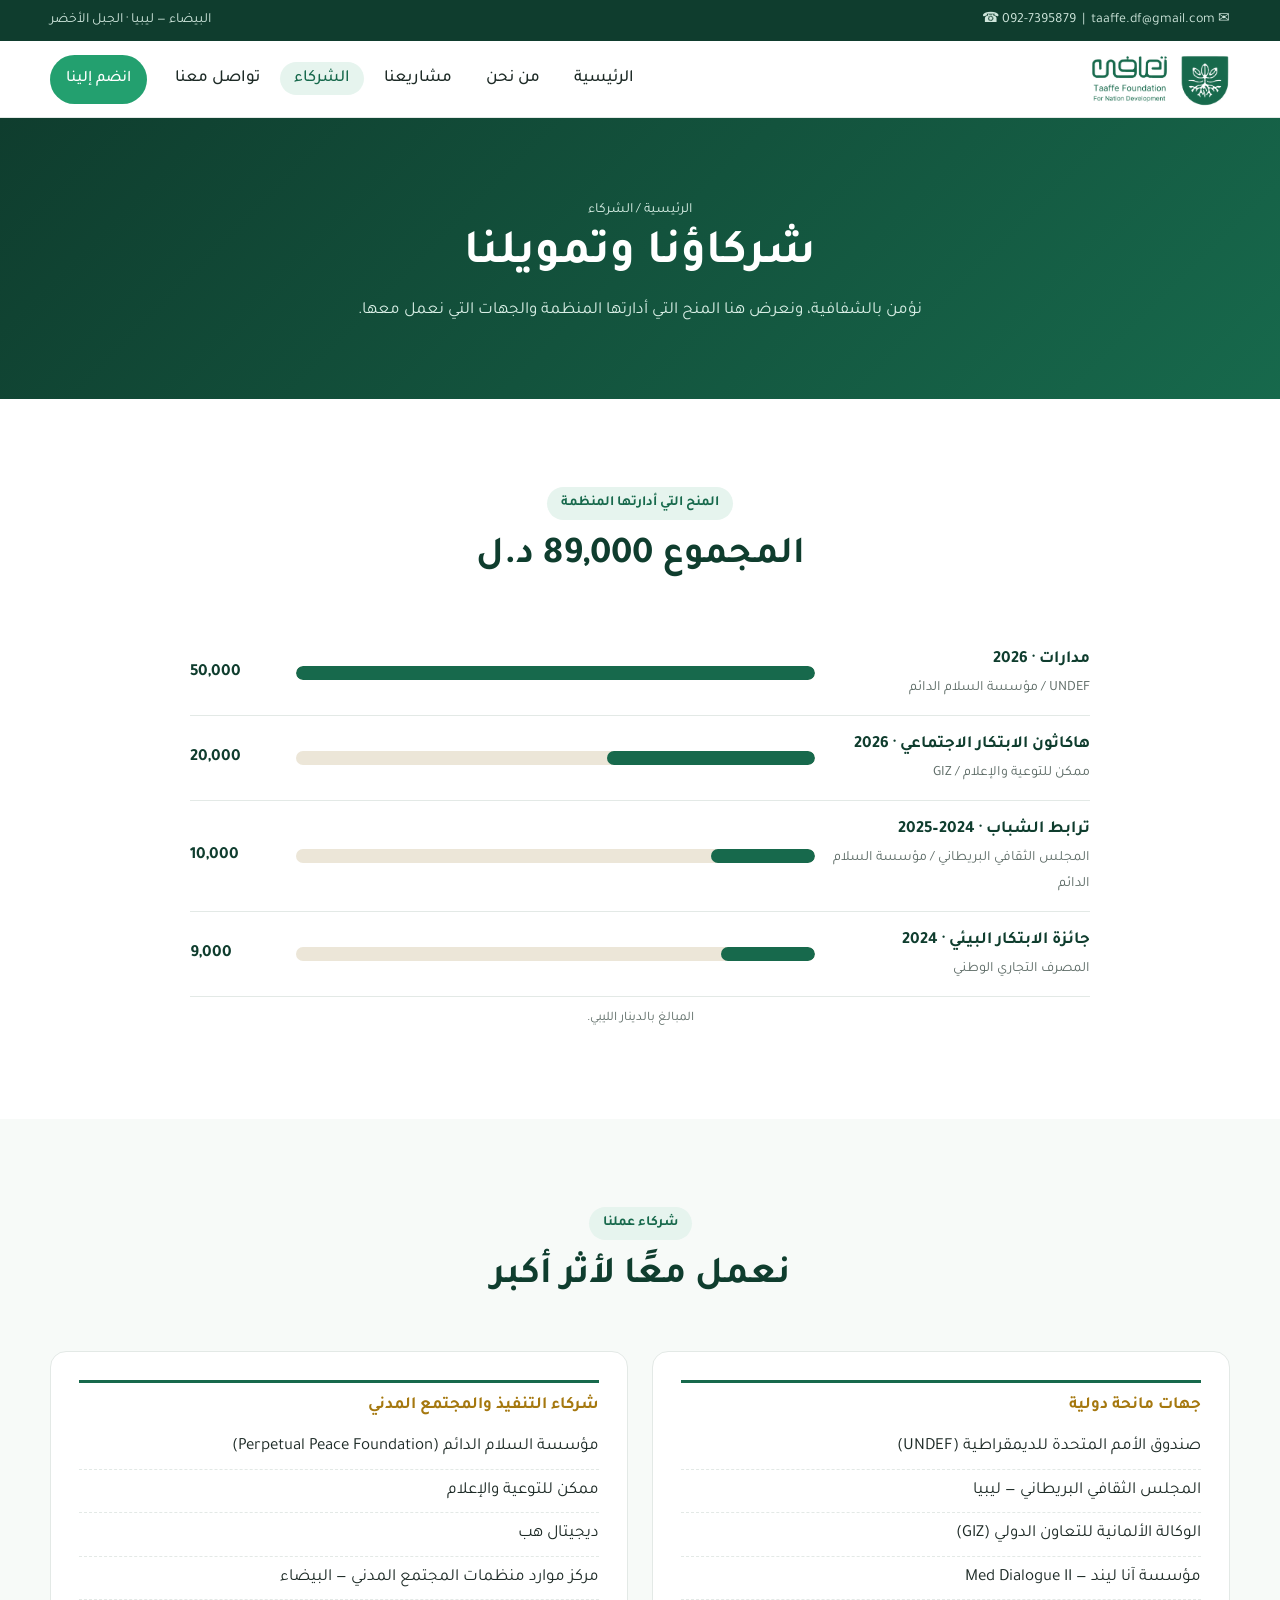
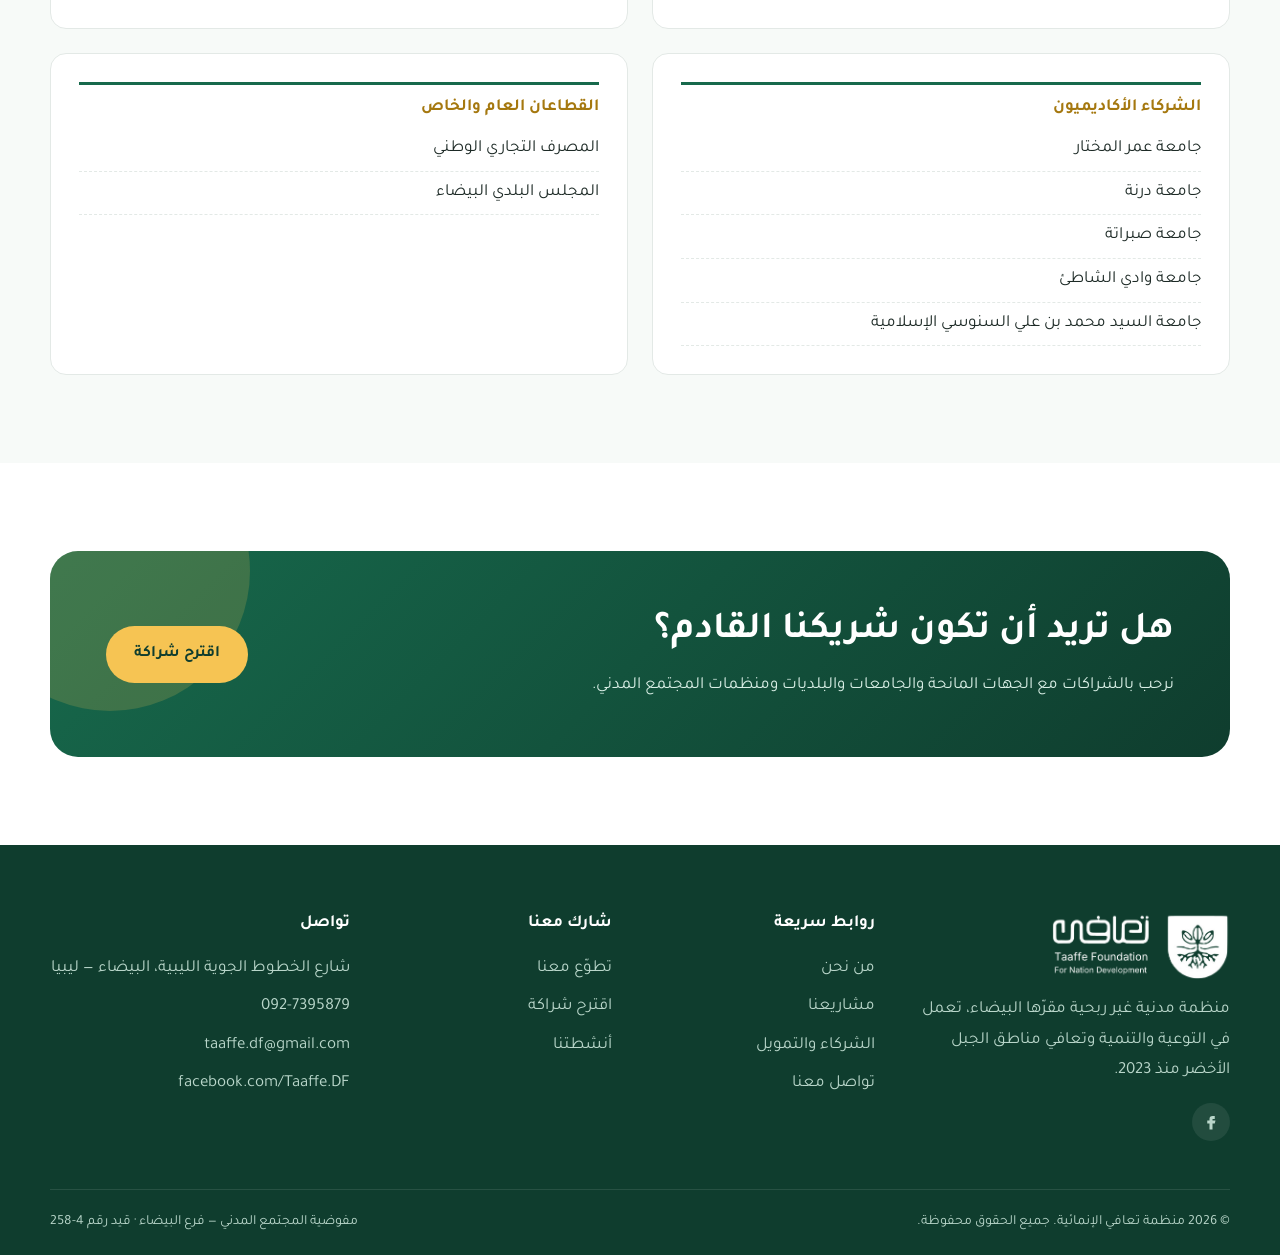
<file: partners.html>
<!DOCTYPE html>
<html lang="ar" dir="rtl">
<head>
  <meta charset="UTF-8">
  <meta name="viewport" content="width=device-width, initial-scale=1.0">
  <title>الشركاء والتمويل | منظمة تعافي الإنمائية</title>
  <meta name="description" content="شركاء منظمة تعافي الإنمائية والمنح التي أدارتها.">
  <link rel="preconnect" href="https://fonts.googleapis.com">
  <link href="https://fonts.googleapis.com/css2?family=Tajawal:wght@400;500;700;800&display=swap" rel="stylesheet">
  <link rel="stylesheet" href="style.css">
  <link rel="icon" type="image/png" href="favicon.png">
</head>
<body>
<div id="site-header"></div>

<main>
  <section class="page-hero">
    <div class="container">
      <p class="breadcrumb"><a href="index.html">الرئيسية</a> / الشركاء</p>
      <h1>شركاؤنا وتمويلنا</h1>
      <p>نؤمن بالشفافية، ونعرض هنا المنح التي أدارتها المنظمة والجهات التي نعمل معها.</p>
    </div>
  </section>

  <section class="section">
    <div class="container">
      <div class="section__head reveal">
        <span class="eyebrow">المنح التي أدارتها المنظمة</span>
        <h2>المجموع 89,000 د.ل</h2>
      </div>
      <div class="reveal" style="max-width:900px;margin:auto">
        <div class="bar"><div><b style="text-align:start;display:block">مدارات · 2026</b><small>UNDEF / مؤسسة السلام الدائم</small></div><div class="bar__track"><div class="bar__fill" style="width:100%"></div></div><b>50,000</b></div>
        <div class="bar"><div><b style="text-align:start;display:block">هاكاثون الابتكار الاجتماعي · 2026</b><small>ممكن للتوعية والإعلام / GIZ</small></div><div class="bar__track"><div class="bar__fill" style="width:40%"></div></div><b>20,000</b></div>
        <div class="bar"><div><b style="text-align:start;display:block">ترابط الشباب · 2024–2025</b><small>المجلس الثقافي البريطاني / مؤسسة السلام الدائم</small></div><div class="bar__track"><div class="bar__fill" style="width:20%"></div></div><b>10,000</b></div>
        <div class="bar"><div><b style="text-align:start;display:block">جائزة الابتكار البيئي · 2024</b><small>المصرف التجاري الوطني</small></div><div class="bar__track"><div class="bar__fill" style="width:18%"></div></div><b>9,000</b></div>
        <p class="note">المبالغ بالدينار الليبي.</p>
      </div>
    </div>
  </section>

  <section class="section section--soft">
    <div class="container">
      <div class="section__head reveal">
        <span class="eyebrow">شركاء عملنا</span>
        <h2>نعمل معًا لأثر أكبر</h2>
      </div>
      <div class="grid grid--2">
        <div class="partner-group card reveal">
          <h3>جهات مانحة دولية</h3>
          <ul><li>صندوق الأمم المتحدة للديمقراطية (UNDEF)</li><li>المجلس الثقافي البريطاني — ليبيا</li><li>الوكالة الألمانية للتعاون الدولي (GIZ)</li><li>مؤسسة آنا ليند — Med Dialogue II</li></ul>
        </div>
        <div class="partner-group card reveal">
          <h3>شركاء التنفيذ والمجتمع المدني</h3>
          <ul><li>مؤسسة السلام الدائم (Perpetual Peace Foundation)</li><li>ممكن للتوعية والإعلام</li><li>ديجيتال هب</li><li>مركز موارد منظمات المجتمع المدني — البيضاء</li></ul>
        </div>
        <div class="partner-group card reveal">
          <h3>الشركاء الأكاديميون</h3>
          <ul><li>جامعة عمر المختار</li><li>جامعة درنة</li><li>جامعة صبراتة</li><li>جامعة وادي الشاطئ</li><li>جامعة السيد محمد بن علي السنوسي الإسلامية</li></ul>
        </div>
        <div class="partner-group card reveal">
          <h3>القطاعان العام والخاص</h3>
          <ul><li>المصرف التجاري الوطني</li><li>المجلس البلدي البيضاء</li></ul>
        </div>
      </div>
    </div>
  </section>

  <section class="section" style="padding-bottom:0">
    <div class="container">
      <div class="cta reveal">
        <div>
          <h2>هل تريد أن تكون شريكنا القادم؟</h2>
          <p>نرحب بالشراكات مع الجهات المانحة والجامعات والبلديات ومنظمات المجتمع المدني.</p>
        </div>
        <a href="contact.html#join" class="btn btn--accent">اقترح شراكة</a>
      </div>
    </div>
  </section>
</main>

<div id="site-footer"></div>
<script src="layout.js"></script>
<script src="main.js"></script>
</body>
</html>
</file>
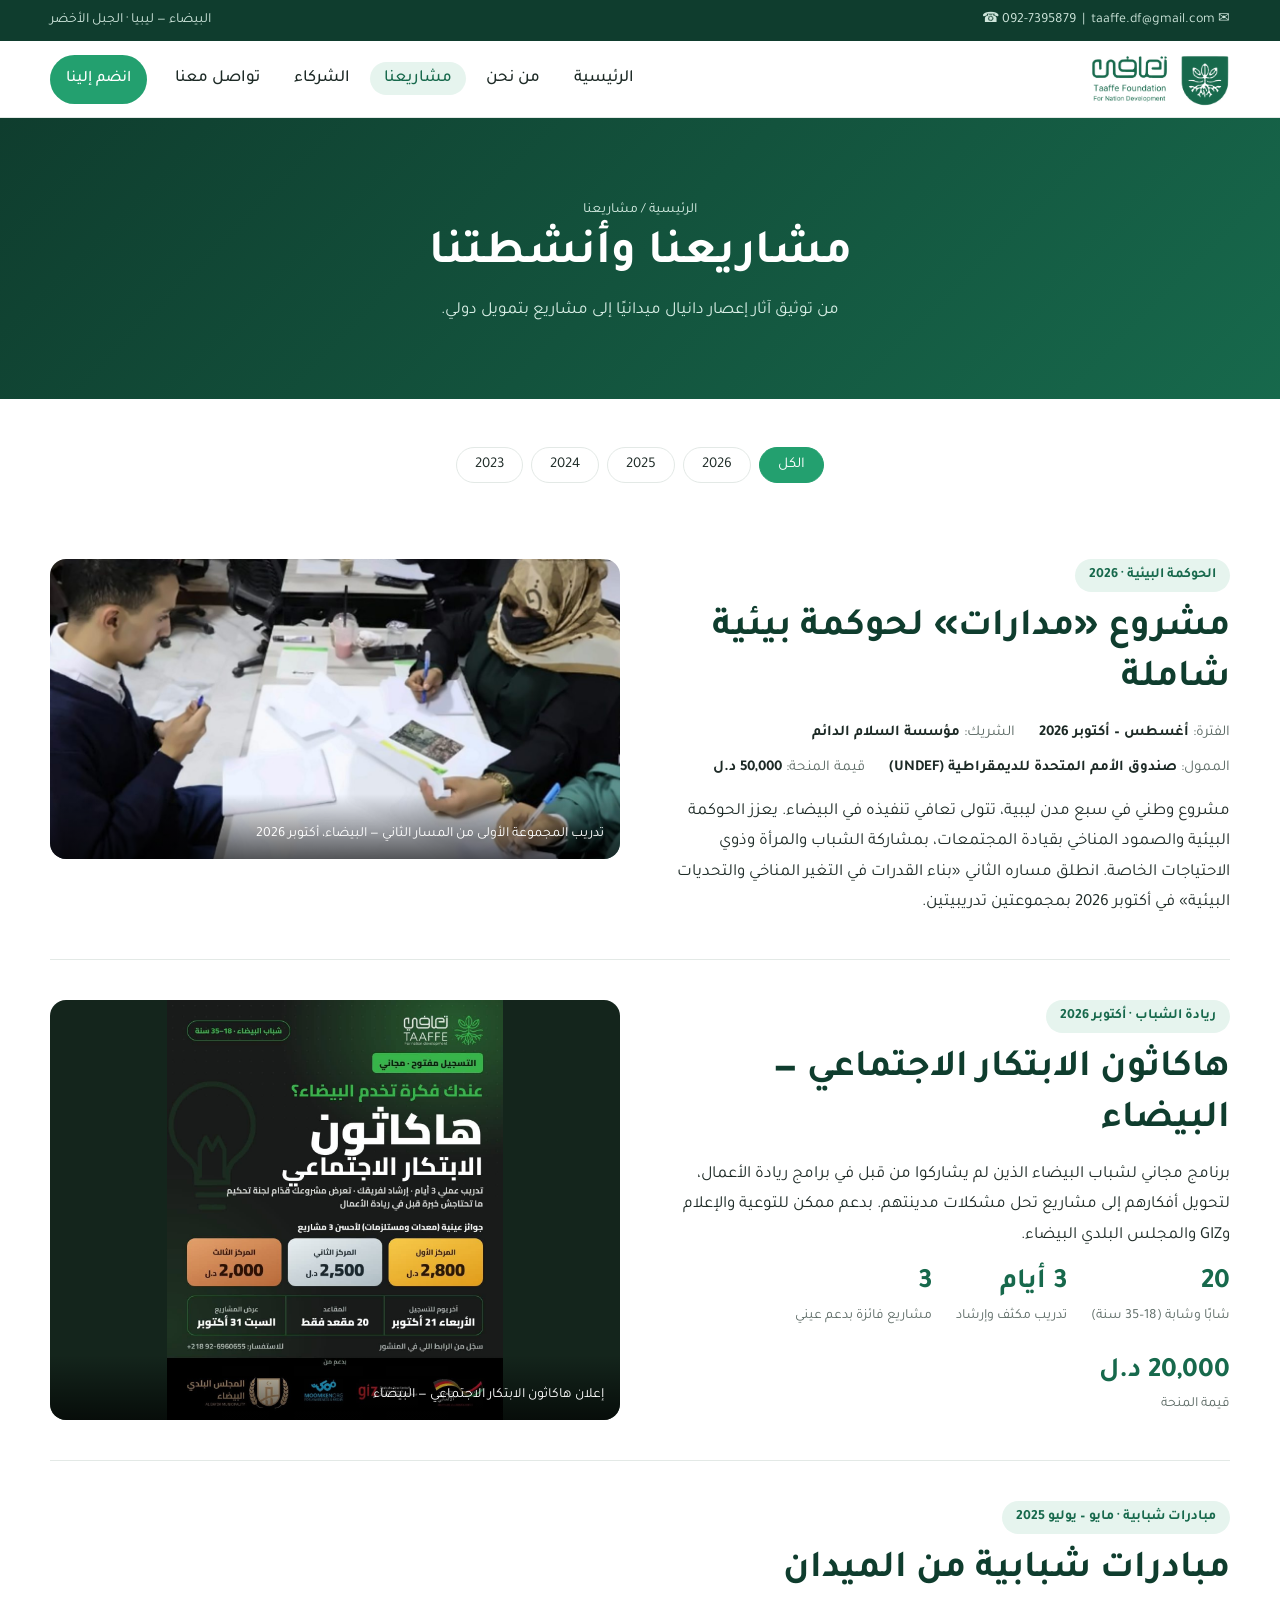
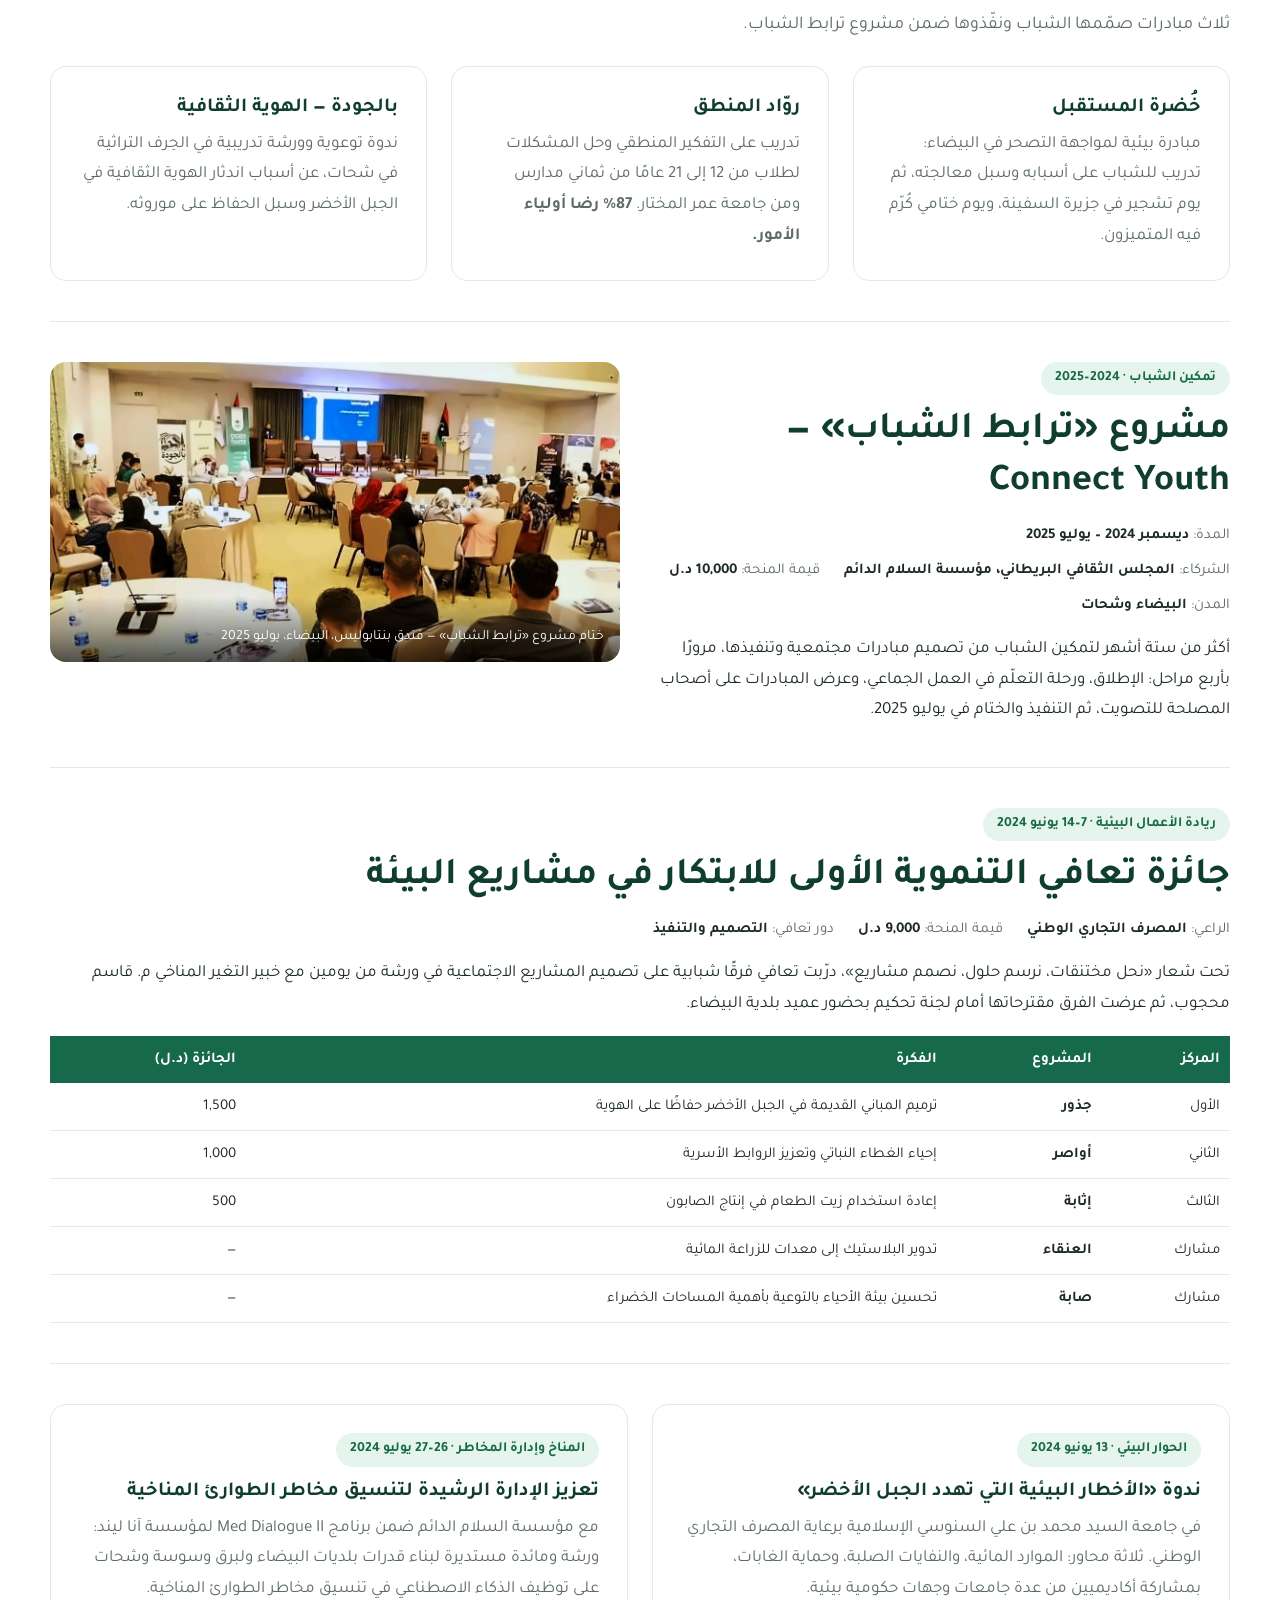
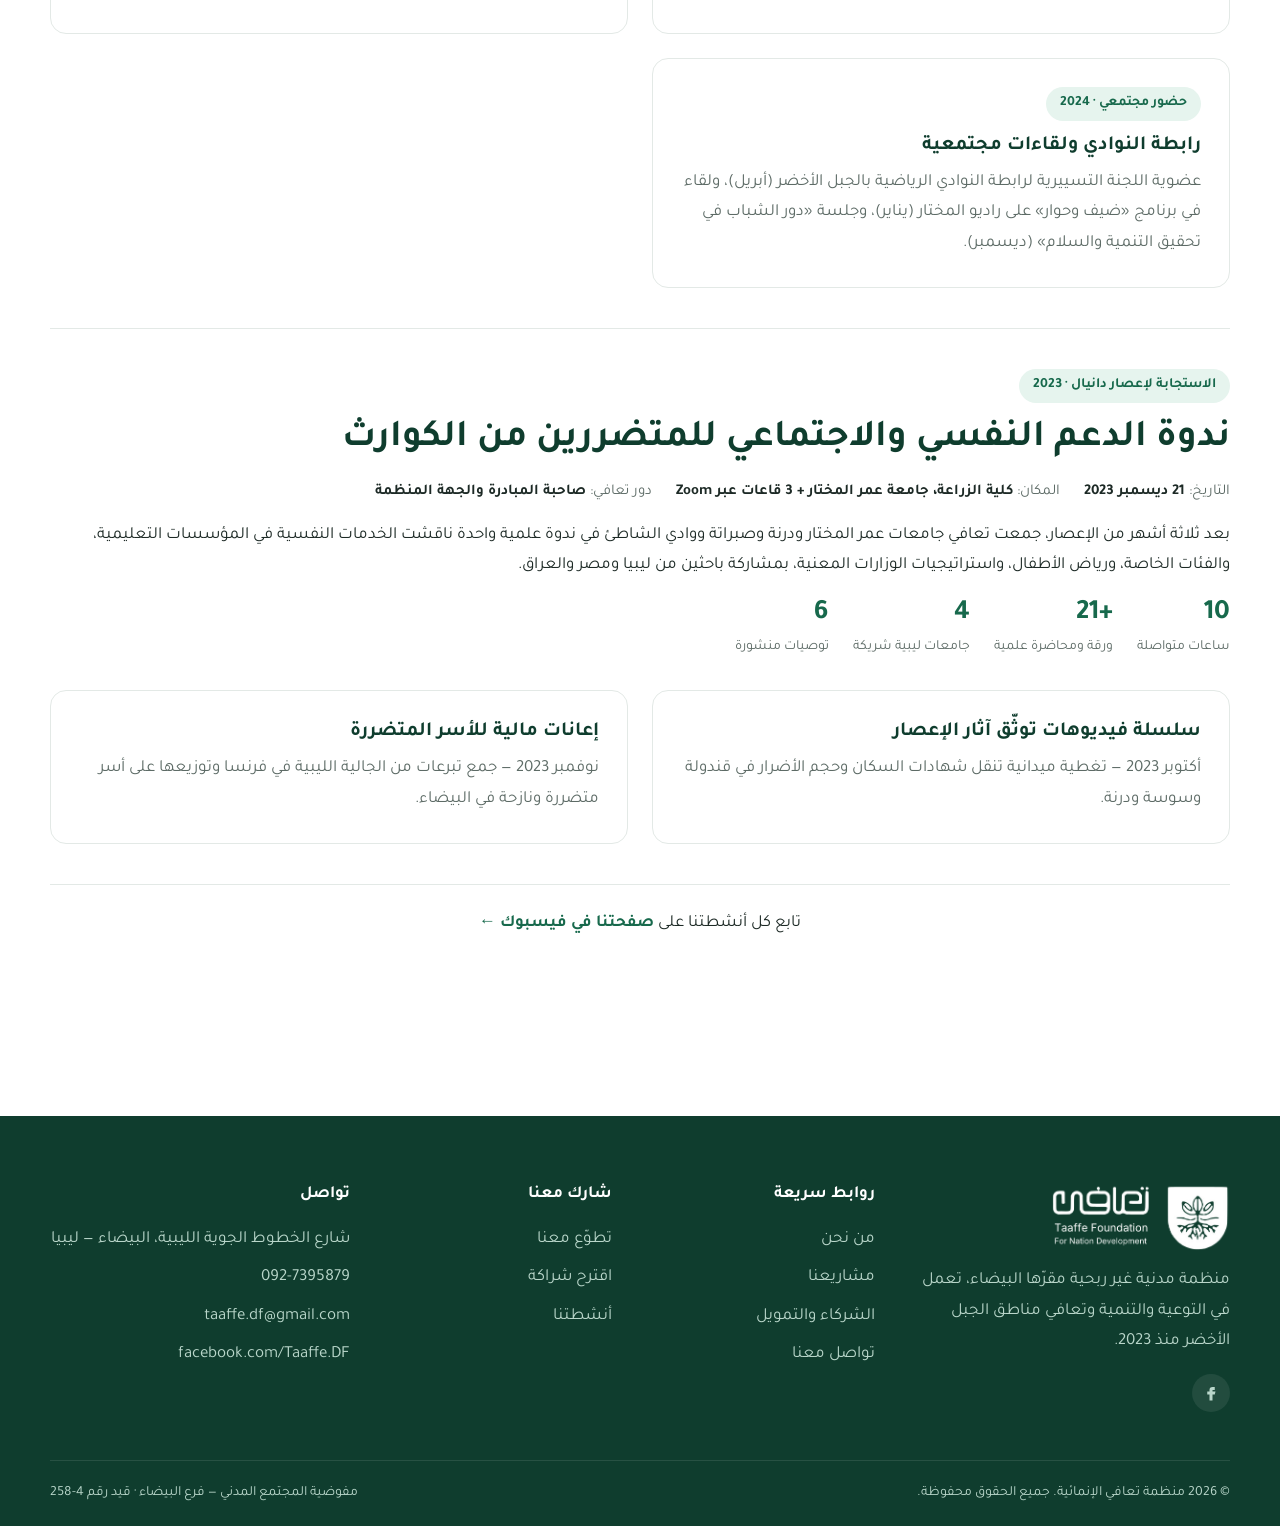
<file: projects.html>
<!DOCTYPE html>
<html lang="ar" dir="rtl">
<head>
  <meta charset="UTF-8">
  <meta name="viewport" content="width=device-width, initial-scale=1.0">
  <title>مشاريعنا | منظمة تعافي الإنمائية</title>
  <meta name="description" content="مشاريع وأنشطة منظمة تعافي الإنمائية في البيضاء والجبل الأخضر من 2023 إلى 2026.">
  <link rel="preconnect" href="https://fonts.googleapis.com">
  <link href="https://fonts.googleapis.com/css2?family=Tajawal:wght@400;500;700;800&display=swap" rel="stylesheet">
  <link rel="stylesheet" href="style.css">
  <link rel="icon" type="image/png" href="favicon.png">
</head>
<body>
<div id="site-header"></div>

<main>
  <section class="page-hero">
    <div class="container">
      <p class="breadcrumb"><a href="index.html">الرئيسية</a> / مشاريعنا</p>
      <h1>مشاريعنا وأنشطتنا</h1>
      <p>من توثيق آثار إعصار دانيال ميدانيًا إلى مشاريع بتمويل دولي.</p>
    </div>
  </section>

  <section class="section" style="padding-top:48px">
    <div class="container">
      <div class="filters">
        <button class="active" data-filter="all">الكل</button>
        <button data-filter="2026">2026</button>
        <button data-filter="2025">2025</button>
        <button data-filter="2024">2024</button>
        <button data-filter="2023">2023</button>
      </div>

      <article class="project" id="madarat" data-cat="2026">
        <div class="split">
          <div>
            <span class="eyebrow">الحوكمة البيئية · 2026</span>
            <h2>مشروع «مدارات» لحوكمة بيئية شاملة</h2>
            <div class="meta-row"><span>الفترة: <b>أغسطس – أكتوبر 2026</b></span><span>الشريك: <b>مؤسسة السلام الدائم</b></span><span>الممول: <b>صندوق الأمم المتحدة للديمقراطية (UNDEF)</b></span><span>قيمة المنحة: <b>50,000 د.ل</b></span></div>
            <p>مشروع وطني في سبع مدن ليبية، تتولى تعافي تنفيذه في البيضاء. يعزز الحوكمة البيئية والصمود المناخي بقيادة المجتمعات، بمشاركة الشباب والمرأة وذوي الاحتياجات الخاصة. انطلق مساره الثاني «بناء القدرات في التغير المناخي والتحديات البيئية» في أكتوبر 2026 بمجموعتين تدريبيتين.</p>
          </div>
          <figure class="photo" style="min-height:300px;background-image:url(madarat.jpg)"><figcaption>تدريب المجموعة الأولى من المسار الثاني — البيضاء، أكتوبر 2026</figcaption></figure>
        </div>
      </article>

      <article class="project" id="hackathon" data-cat="2026">
        <div class="split">
          <div>
            <span class="eyebrow">ريادة الشباب · أكتوبر 2026</span>
            <h2>هاكاثون الابتكار الاجتماعي — البيضاء</h2>
            <p>برنامج مجاني لشباب البيضاء الذين لم يشاركوا من قبل في برامج ريادة الأعمال، لتحويل أفكارهم إلى مشاريع تحل مشكلات مدينتهم. بدعم ممكن للتوعية والإعلام وGIZ والمجلس البلدي البيضاء.</p>
            <div class="mini-stats">
              <div><b>20</b><span>شابًا وشابة (18–35 سنة)</span></div>
              <div><b>3 أيام</b><span>تدريب مكثف وإرشاد</span></div>
              <div><b>3</b><span>مشاريع فائزة بدعم عيني</span></div>
              <div><b>20,000 د.ل</b><span>قيمة المنحة</span></div>
            </div>
          </div>
          <figure class="photo" style="min-height:420px;background:#14251c url(hackathon.jpg) center/contain no-repeat"><figcaption>إعلان هاكاثون الابتكار الاجتماعي — البيضاء</figcaption></figure>
        </div>
      </article>

      <article class="project" id="initiatives" data-cat="2025">
        <span class="eyebrow">مبادرات شبابية · مايو – يوليو 2025</span>
        <h2>مبادرات شبابية من الميدان</h2>
        <p class="lead">ثلاث مبادرات صمّمها الشباب ونفّذوها ضمن مشروع ترابط الشباب.</p>
        <div class="grid grid--3" style="margin-top:24px">
          <div class="card"><h3>خُضرة المستقبل</h3><p>مبادرة بيئية لمواجهة التصحر في البيضاء: تدريب للشباب على أسبابه وسبل معالجته، ثم يوم تشجير في جزيرة السفينة، ويوم ختامي كُرّم فيه المتميزون.</p></div>
          <div class="card card--sand"><h3>روّاد المنطق</h3><p>تدريب على التفكير المنطقي وحل المشكلات لطلاب من 12 إلى 21 عامًا من ثماني مدارس ومن جامعة عمر المختار. <b>87% رضا أولياء الأمور.</b></p></div>
          <div class="card"><h3>بالجودة — الهوية الثقافية</h3><p>ندوة توعوية وورشة تدريبية في الحِرف التراثية في شحات، عن أسباب اندثار الهوية الثقافية في الجبل الأخضر وسبل الحفاظ على موروثه.</p></div>
        </div>
      </article>

      <article class="project" id="connect-youth" data-cat="2025">
        <div class="split">
          <div>
            <span class="eyebrow">تمكين الشباب · 2024–2025</span>
            <h2>مشروع «ترابط الشباب» — Connect Youth</h2>
            <div class="meta-row"><span>المدة: <b>ديسمبر 2024 – يوليو 2025</b></span><span>الشركاء: <b>المجلس الثقافي البريطاني، مؤسسة السلام الدائم</b></span><span>قيمة المنحة: <b>10,000 د.ل</b></span><span>المدن: <b>البيضاء وشحات</b></span></div>
            <p>أكثر من ستة أشهر لتمكين الشباب من تصميم مبادرات مجتمعية وتنفيذها، مرورًا بأربع مراحل: الإطلاق، ورحلة التعلّم في العمل الجماعي، وعرض المبادرات على أصحاب المصلحة للتصويت، ثم التنفيذ والختام في يوليو 2025.</p>
          </div>
          <figure class="photo" style="min-height:300px;background-image:url(connect-youth.jpg)"><figcaption>ختام مشروع «ترابط الشباب» — فندق بنتابوليس، البيضاء، يوليو 2025</figcaption></figure>
        </div>
      </article>

      <article class="project" id="award" data-cat="2024">
        <span class="eyebrow">ريادة الأعمال البيئية · 7–14 يونيو 2024</span>
        <h2>جائزة تعافي التنموية الأولى للابتكار في مشاريع البيئة</h2>
        <div class="meta-row"><span>الراعي: <b>المصرف التجاري الوطني</b></span><span>قيمة المنحة: <b>9,000 د.ل</b></span><span>دور تعافي: <b>التصميم والتنفيذ</b></span></div>
        <p>تحت شعار «نحل مختنقات، نرسم حلول، نصمم مشاريع»، درّبت تعافي فرقًا شبابية على تصميم المشاريع الاجتماعية في ورشة من يومين مع خبير التغير المناخي م. قاسم محجوب، ثم عرضت الفرق مقترحاتها أمام لجنة تحكيم بحضور عميد بلدية البيضاء.</p>
        <div style="overflow-x:auto">
          <table class="data">
            <thead><tr><th>المركز</th><th>المشروع</th><th>الفكرة</th><th>الجائزة (د.ل)</th></tr></thead>
            <tbody>
              <tr><td>الأول</td><td><b>جذور</b></td><td>ترميم المباني القديمة في الجبل الأخضر حفاظًا على الهوية</td><td>1,500</td></tr>
              <tr><td>الثاني</td><td><b>أواصر</b></td><td>إحياء الغطاء النباتي وتعزيز الروابط الأسرية</td><td>1,000</td></tr>
              <tr><td>الثالث</td><td><b>إثابة</b></td><td>إعادة استخدام زيت الطعام في إنتاج الصابون</td><td>500</td></tr>
              <tr><td>مشارك</td><td><b>العنقاء</b></td><td>تدوير البلاستيك إلى معدات للزراعة المائية</td><td>—</td></tr>
              <tr><td>مشارك</td><td><b>صابة</b></td><td>تحسين بيئة الأحياء بالتوعية بأهمية المساحات الخضراء</td><td>—</td></tr>
            </tbody>
          </table>
        </div>
      </article>

      <article class="project" id="environment" data-cat="2024">
        <div class="grid grid--2">
          <div class="card">
            <span class="eyebrow">الحوار البيئي · 13 يونيو 2024</span>
            <h3>ندوة «الأخطار البيئية التي تهدد الجبل الأخضر»</h3>
            <p>في جامعة السيد محمد بن علي السنوسي الإسلامية برعاية المصرف التجاري الوطني. ثلاثة محاور: الموارد المائية، والنفايات الصلبة، وحماية الغابات، بمشاركة أكاديميين من عدة جامعات وجهات حكومية بيئية.</p>
          </div>
          <div class="card card--sand">
            <span class="eyebrow">المناخ وإدارة المخاطر · 26–27 يوليو 2024</span>
            <h3>تعزيز الإدارة الرشيدة لتنسيق مخاطر الطوارئ المناخية</h3>
            <p>مع مؤسسة السلام الدائم ضمن برنامج Med Dialogue II لمؤسسة آنا ليند: ورشة ومائدة مستديرة لبناء قدرات بلديات البيضاء ولبرق وسوسة وشحات على توظيف الذكاء الاصطناعي في تنسيق مخاطر الطوارئ المناخية.</p>
          </div>
          <div class="card">
            <span class="eyebrow">حضور مجتمعي · 2024</span>
            <h3>رابطة النوادي ولقاءات مجتمعية</h3>
            <p>عضوية اللجنة التسييرية لرابطة النوادي الرياضية بالجبل الأخضر (أبريل)، ولقاء في برنامج «ضيف وحوار» على راديو المختار (يناير)، وجلسة «دور الشباب في تحقيق التنمية والسلام» (ديسمبر).</p>
          </div>
        </div>
      </article>

      <article class="project" id="daniel" data-cat="2023">
        <span class="eyebrow">الاستجابة لإعصار دانيال · 2023</span>
        <h2>ندوة الدعم النفسي والاجتماعي للمتضررين من الكوارث</h2>
        <div class="meta-row"><span>التاريخ: <b>21 ديسمبر 2023</b></span><span>المكان: <b>كلية الزراعة، جامعة عمر المختار + 3 قاعات عبر Zoom</b></span><span>دور تعافي: <b>صاحبة المبادرة والجهة المنظمة</b></span></div>
        <p>بعد ثلاثة أشهر من الإعصار، جمعت تعافي جامعات عمر المختار ودرنة وصبراتة ووادي الشاطئ في ندوة علمية واحدة ناقشت الخدمات النفسية في المؤسسات التعليمية، والفئات الخاصة، ورياض الأطفال، واستراتيجيات الوزارات المعنية، بمشاركة باحثين من ليبيا ومصر والعراق.</p>
        <div class="mini-stats">
          <div><b>10</b><span>ساعات متواصلة</span></div>
          <div><b>+21</b><span>ورقة ومحاضرة علمية</span></div>
          <div><b>4</b><span>جامعات ليبية شريكة</span></div>
          <div><b>6</b><span>توصيات منشورة</span></div>
        </div>
        <div class="grid grid--2" style="margin-top:28px">
          <div class="card"><h3>سلسلة فيديوهات توثّق آثار الإعصار</h3><p>أكتوبر 2023 — تغطية ميدانية تنقل شهادات السكان وحجم الأضرار في قندولة وسوسة ودرنة.</p></div>
          <div class="card card--sand"><h3>إعانات مالية للأسر المتضررة</h3><p>نوفمبر 2023 — جمع تبرعات من الجالية الليبية في فرنسا وتوزيعها على أسر متضررة ونازحة في البيضاء.</p></div>
        </div>
      </article>

      <p style="text-align:center;margin-top:24px">تابع كل أنشطتنا على <a href="https://facebook.com/Taaffe.DF" target="_blank" rel="noopener" style="color:var(--green-700);font-weight:700">صفحتنا في فيسبوك ←</a></p>
    </div>
  </section>
</main>

<div id="site-footer"></div>
<script src="layout.js"></script>
<script src="main.js"></script>
</body>
</html>
</file>
<file: style.css>
/* ===== منظمة تعافي الإنمائية — الأنماط العامة ===== */
:root {
  --green-900: #0f3d2e;
  --green-700: #17694c;
  --green-500: #23a06f;
  --green-100: #e6f4ee;
  --sand: #f6c453;
  --sand-100: #fdf5e1;
  --ink: #1d2a26;
  --muted: #5d6b66;
  --line: #e3e9e6;
  --bg: #ffffff;
  --bg-soft: #f7faf8;
  --radius: 16px;
  --shadow: 0 10px 30px rgba(15, 61, 46, .08);
  --max: 1180px;
}

* { box-sizing: border-box; margin: 0; padding: 0; }
html { scroll-behavior: smooth; }
body {
  font-family: "Tajawal", "Segoe UI", Tahoma, sans-serif;
  color: var(--ink);
  background: var(--bg);
  line-height: 1.8;
  font-size: 17px;
}
img { max-width: 100%; display: block; }
a { color: inherit; text-decoration: none; }
ul { list-style: none; }

.container { width: min(var(--max), 100% - 32px); margin-inline: auto; }
.section { padding: 88px 0; }
.section--soft { background: var(--bg-soft); }
.section__head { text-align: center; max-width: 680px; margin: 0 auto 48px; }
.eyebrow {
  display: inline-block; color: var(--green-700); background: var(--green-100);
  padding: 4px 14px; border-radius: 99px; font-weight: 700; font-size: 14px; margin-bottom: 12px;
}
h1, h2, h3 { line-height: 1.35; color: var(--green-900); }
h2 { font-size: clamp(26px, 3.4vw, 38px); margin-bottom: 12px; }
h3 { font-size: 20px; margin-bottom: 8px; }
.lead { color: var(--muted); font-size: 18px; }

/* ===== الأزرار ===== */
.btn {
  display: inline-flex; align-items: center; gap: 8px; font-family: inherit;
  padding: 12px 26px; border-radius: 99px; font-weight: 700; font-size: 16px;
  border: 2px solid transparent; cursor: pointer; transition: .2s ease;
}
.btn--primary { background: var(--green-500); color: #fff; }
.btn--primary:hover { background: var(--green-700); }
.btn--accent { background: var(--sand); color: var(--green-900); }
.btn--accent:hover { filter: brightness(.95); }
.btn--ghost { border-color: currentColor; color: #fff; }
.btn--ghost:hover { background: rgba(255,255,255,.12); }
.btn--outline { border-color: var(--green-500); color: var(--green-700); }
.btn--outline:hover { background: var(--green-100); }

/* ===== الترويسة ===== */
.topbar { background: var(--green-900); color: #cfe6dc; font-size: 14px; }
.topbar .container { display: flex; justify-content: space-between; gap: 16px; padding: 8px 0; flex-wrap: wrap; }
.topbar a:hover { color: #fff; }

.header {
  position: sticky; top: 0; z-index: 50; background: rgba(255,255,255,.96);
  backdrop-filter: blur(8px); border-bottom: 1px solid var(--line);
}
.header .container { display: flex; align-items: center; justify-content: space-between; height: 76px; gap: 16px; }
.brand { display: flex; align-items: center; gap: 10px; }
.brand img { height: 56px; width: auto; display: block; }
.footer .brand img { height: 72px; }

.nav ul { display: flex; gap: 6px; align-items: center; }
.nav a { padding: 8px 14px; border-radius: 99px; font-weight: 500; color: var(--ink); }
.nav a:hover, .nav a.active { background: var(--green-100); color: var(--green-700); }
.nav .btn { color: #fff; margin-inline-start: 8px; }
.nav .btn:hover { background: var(--green-700); color: #fff; }

.menu-toggle { display: none; background: none; border: 0; cursor: pointer; padding: 8px; }
.menu-toggle span { display: block; width: 26px; height: 3px; background: var(--green-900); margin: 5px 0; border-radius: 3px; transition: .2s; }

/* ===== الواجهة الرئيسية ===== */
.hero {
  position: relative; color: #fff; overflow: hidden;
  background:
    radial-gradient(circle at 15% 20%, rgba(246,196,83,.25), transparent 40%),
    linear-gradient(135deg, var(--green-900), var(--green-700) 60%, var(--green-500));
}
.hero .container { display: grid; grid-template-columns: 1.2fr 1fr; gap: 48px; align-items: center; padding: 96px 0 120px; }
.hero h1 { color: #fff; font-size: clamp(32px, 5vw, 56px); margin-bottom: 18px; }
.hero h1 span { color: var(--sand); }
.hero p { font-size: 19px; color: #d9efe6; max-width: 560px; margin-bottom: 30px; }
.hero__actions { display: flex; gap: 12px; flex-wrap: wrap; }
.hero__art { position: relative; }
.hero__card {
  background: rgba(255,255,255,.1); border: 1px solid rgba(255,255,255,.2);
  border-radius: 24px; padding: 28px; backdrop-filter: blur(6px);
}
.hero__card h3 { color: #fff; }
.hero__card ul li { display: flex; gap: 10px; padding: 10px 0; border-bottom: 1px dashed rgba(255,255,255,.2); color: #e6f4ee; }
.hero__card ul li:last-child { border: 0; }
.hero__card ul li::before { content: "✓"; color: var(--sand); font-weight: 900; }
.hero__wave { position: absolute; bottom: -1px; inset-inline: 0; height: 60px; width: 100%; }

.page-hero {
  background: linear-gradient(135deg, var(--green-900), var(--green-700));
  color: #fff; padding: 72px 0; text-align: center;
}
.page-hero h1 { color: #fff; font-size: clamp(30px, 4.5vw, 48px); }
.page-hero p { color: #d9efe6; max-width: 640px; margin: 8px auto 0; }
.breadcrumb { font-size: 14px; color: #a9d4c3; margin-bottom: 8px; }
.breadcrumb a:hover { color: #fff; }

/* ===== الإحصائيات ===== */
.stats { margin-top: -56px; position: relative; z-index: 2; }
.stats__grid {
  display: grid; grid-template-columns: repeat(4, 1fr); background: #fff;
  border-radius: var(--radius); box-shadow: var(--shadow); overflow: hidden;
}
.stat { padding: 30px 20px; text-align: center; border-inline-start: 1px solid var(--line); }
.stat:first-child { border: 0; }
.stat b { display: block; font-size: 38px; color: var(--green-700); line-height: 1.2; }
.stat span { color: var(--muted); font-size: 15px; }
.note { text-align: center; color: var(--muted); font-size: 13px; margin-top: 10px; }

/* ===== البطاقات والشبكات ===== */
.grid { display: grid; gap: 24px; }
.grid--2 { grid-template-columns: repeat(2, 1fr); }
.grid--3 { grid-template-columns: repeat(3, 1fr); }
.grid--4 { grid-template-columns: repeat(4, 1fr); }

.card {
  background: #fff; border: 1px solid var(--line); border-radius: var(--radius);
  padding: 28px; transition: .25s ease;
}
.card:hover { transform: translateY(-4px); box-shadow: var(--shadow); border-color: transparent; }
.card p { color: var(--muted); }
.icon {
  width: 56px; height: 56px; border-radius: 14px; display: grid; place-items: center;
  background: var(--green-100); color: var(--green-700); margin-bottom: 18px;
}
.icon svg { width: 28px; height: 28px; }
.card--sand .icon { background: var(--sand-100); color: #b07d0b; }
.card a.more { display: inline-block; margin-top: 12px; color: var(--green-700); font-weight: 700; }
.card a.more:hover { text-decoration: underline; }

/* ===== من نحن (مختصر) ===== */
.split { display: grid; grid-template-columns: 1fr 1fr; gap: 56px; align-items: center; }
.visual {
  aspect-ratio: 4/3; border-radius: 24px; position: relative; overflow: hidden;
  background:
    radial-gradient(circle at 70% 30%, var(--sand) 0 18%, transparent 19%),
    linear-gradient(160deg, var(--green-500), var(--green-900));
  display: grid; place-items: center; color: rgba(255,255,255,.9);
}
.visual svg { width: 45%; height: auto; }
.visual__badge {
  position: absolute; bottom: 20px; inset-inline-start: 20px; background: #fff; color: var(--green-900);
  padding: 12px 18px; border-radius: 14px; font-weight: 700; box-shadow: var(--shadow); font-size: 15px;
}
.checklist li { position: relative; padding-inline-start: 34px; margin: 12px 0; }
.checklist li::before {
  content: "✓"; position: absolute; inset-inline-start: 0; top: 2px; width: 24px; height: 24px;
  border-radius: 50%; background: var(--green-100); color: var(--green-700);
  display: grid; place-items: center; font-size: 13px; font-weight: 900;
}

/* ===== القيم والخط الزمني ===== */
.value { text-align: center; }
.value .icon { margin-inline: auto; }
.timeline { position: relative; max-width: 760px; margin: 0 auto; }
.timeline::before { content: ""; position: absolute; inset-block: 0; inset-inline-start: 11px; width: 2px; background: var(--line); }
.timeline__item { position: relative; padding-inline-start: 44px; margin-bottom: 32px; }
.timeline__item::before {
  content: ""; position: absolute; inset-inline-start: 4px; top: 8px; width: 16px; height: 16px;
  border-radius: 50%; background: var(--green-500); box-shadow: 0 0 0 5px var(--green-100);
}
.timeline__item b { color: var(--green-700); }

/* ===== الأخبار ===== */
.post { padding: 0; overflow: hidden; display: flex; flex-direction: column; }
.post__thumb { aspect-ratio: 16/9; display: grid; place-items: center; color: #fff; font-weight: 700; font-size: 18px; }
.post__thumb { background-position: center; text-shadow: 0 1px 6px rgba(0,0,0,.5); }
.post__thumb.t1 { background-color: var(--green-700); }
.post__thumb.t2 { background-color: #c98a10; }
.post__thumb.t3 { background-color: #0f4d57; }
.post__body { padding: 24px; flex: 1; display: flex; flex-direction: column; }
.post__meta { font-size: 14px; color: var(--muted); margin-bottom: 6px; display: flex; gap: 12px; }
.tag { background: var(--green-100); color: var(--green-700); padding: 0 10px; border-radius: 99px; font-size: 13px; font-weight: 700; }
.post__body .more { margin-top: auto; padding-top: 12px; }

.filters { display: flex; gap: 8px; justify-content: center; flex-wrap: wrap; margin-bottom: 36px; }
.filters button {
  font-family: inherit; font-size: 15px; padding: 8px 18px; border-radius: 99px; cursor: pointer;
  border: 1px solid var(--line); background: #fff; color: var(--ink);
}
.filters button.active, .filters button:hover { background: var(--green-500); color: #fff; border-color: var(--green-500); }

/* ===== الشركاء ===== */
.partners { display: grid; grid-template-columns: repeat(6, 1fr); gap: 16px; }
.partner {
  height: 84px; border: 1px dashed #c9d6d0; border-radius: 12px; display: grid; place-items: center;
  color: #9aaba4; font-weight: 700; font-size: 14px; background: #fff;
}

/* ===== دعوة للعمل ===== */
.cta {
  background: linear-gradient(135deg, var(--green-700), var(--green-900)); color: #fff;
  border-radius: 28px; padding: 56px; display: flex; align-items: center; justify-content: space-between; gap: 32px;
  position: relative; overflow: hidden;
}
.cta::after { content: ""; position: absolute; width: 280px; height: 280px; border-radius: 50%; background: rgba(246,196,83,.18); inset-inline-end: -80px; top: -120px; }
.cta h2 { color: #fff; }
.cta p { color: #d9efe6; }
.cta > * { position: relative; z-index: 1; }

/* ===== التبرع ===== */
.donate { display: grid; grid-template-columns: 1.1fr 1fr; gap: 32px; align-items: start; }
.amounts { display: grid; grid-template-columns: repeat(3, 1fr); gap: 12px; margin: 18px 0; }
.amounts button {
  font-family: inherit; font-size: 18px; font-weight: 700; padding: 14px; border-radius: 12px; cursor: pointer;
  border: 2px solid var(--line); background: #fff; color: var(--green-900);
}
.amounts button.active { border-color: var(--green-500); background: var(--green-100); }
.impact { background: var(--sand-100); border-radius: 12px; padding: 14px 18px; color: #7a5a0c; font-weight: 500; }

/* ===== النماذج ===== */
.form { display: grid; gap: 16px; }
.form .row { display: grid; grid-template-columns: 1fr 1fr; gap: 16px; }
.form label { font-weight: 700; font-size: 15px; display: block; margin-bottom: 6px; }
.form input, .form select, .form textarea {
  width: 100%; font-family: inherit; font-size: 16px; padding: 12px 14px; border-radius: 12px;
  border: 1px solid #cfdad5; background: #fff; color: var(--ink);
}
.form input:focus, .form select:focus, .form textarea:focus { outline: 3px solid var(--green-100); border-color: var(--green-500); }
.form textarea { min-height: 140px; resize: vertical; }
.form-msg { display: none; padding: 14px; border-radius: 12px; background: var(--green-100); color: var(--green-700); font-weight: 700; }
.form-msg.show { display: block; }

.contact-info li { display: flex; gap: 14px; align-items: flex-start; padding: 16px 0; border-bottom: 1px solid var(--line); }
.contact-info li:last-child { border: 0; }
.contact-info .icon { margin: 0; width: 46px; height: 46px; flex: none; }
.contact-info .icon svg { width: 22px; height: 22px; }

.map {
  border-radius: var(--radius); min-height: 260px; display: grid; place-items: center; color: var(--muted);
  background: repeating-linear-gradient(45deg, var(--bg-soft) 0 14px, #eef3f0 14px 28px); border: 1px solid var(--line);
}

/* ===== الأسئلة الشائعة ===== */
.faq details { border: 1px solid var(--line); border-radius: 12px; padding: 16px 20px; margin-bottom: 12px; background: #fff; }
.faq summary { cursor: pointer; font-weight: 700; color: var(--green-900); list-style: none; display: flex; justify-content: space-between; }
.faq summary::after { content: "+"; font-size: 22px; color: var(--green-500); line-height: 1; }
.faq details[open] summary::after { content: "−"; }
.faq details p { color: var(--muted); margin-top: 10px; }

/* ===== التذييل ===== */
.footer { background: var(--green-900); color: #b9d6ca; padding: 64px 0 0; margin-top: 88px; }
.footer__grid { display: grid; grid-template-columns: 1.4fr 1fr 1fr 1.3fr; gap: 32px; }
.footer h4 { color: #fff; margin-bottom: 14px; font-size: 17px; }
.footer li { margin: 8px 0; }
.footer a:hover { color: #fff; }
.footer .brand strong { color: #fff; }
.footer .brand small { color: #9cc4b4; }
.newsletter { display: flex; gap: 8px; margin-top: 10px; }
.newsletter input { flex: 1; min-width: 0; padding: 10px 14px; border-radius: 99px; border: 0; font-family: inherit; font-size: 15px; }
.socials { display: flex; gap: 10px; margin-top: 16px; }
.socials a { width: 38px; height: 38px; border-radius: 50%; display: grid; place-items: center; background: rgba(255,255,255,.08); }
.socials a:hover { background: var(--green-500); }
.socials svg { width: 18px; height: 18px; fill: currentColor; }
.footer__bottom { border-top: 1px solid rgba(255,255,255,.1); margin-top: 48px; padding: 20px 0; font-size: 14px; display: flex; justify-content: space-between; flex-wrap: wrap; gap: 8px; }

.to-top {
  position: fixed; bottom: 24px; inset-inline-end: 24px; width: 46px; height: 46px; border-radius: 50%;
  background: var(--green-500); color: #fff; border: 0; cursor: pointer; font-size: 20px;
  box-shadow: var(--shadow); opacity: 0; pointer-events: none; transition: .25s; z-index: 40;
}
.to-top.show { opacity: 1; pointer-events: auto; }

/* ===== الصور: تظهر الصورة إن وُجدت بجانب ملفات الموقع وإلا يظهر تدرّج لوني ===== */
.photo {
  border-radius: var(--radius); min-height: 220px; position: relative; overflow: hidden;
  background-size: cover; background-position: center; background-color: var(--green-700);
}
.photo figcaption {
  position: absolute; bottom: 0; inset-inline: 0; padding: 28px 16px 12px; color: #fff; font-size: 14px;
  background: linear-gradient(transparent, rgba(0,0,0,.65));
}
.hero--photo {
  background:
    linear-gradient(135deg, rgba(15,61,46,.94), rgba(23,105,76,.82)),
    url(hero.jpg) center/cover, var(--green-900);
}
.facts { border-top: 3px solid var(--green-700); }
.facts div { display: grid; grid-template-columns: 120px 1fr; gap: 12px; padding: 12px 0; border-bottom: 1px solid var(--line); }
.facts dt { color: var(--muted); }
.facts dd { font-weight: 700; }
.meta-row { display: flex; flex-wrap: wrap; gap: 8px 24px; margin: 12px 0 16px; font-size: 15px; color: var(--muted); }
.meta-row b { color: var(--ink); }
.project { padding: 40px 0; border-bottom: 1px solid var(--line); }
.project:last-child { border: 0; }
.project .split { align-items: start; gap: 40px; }
.mini-stats { display: flex; flex-wrap: wrap; gap: 24px; margin-top: 16px; }
.mini-stats b { display: block; font-size: 28px; color: var(--green-700); line-height: 1.2; }
.mini-stats span { font-size: 14px; color: var(--muted); }
table.data { width: 100%; border-collapse: collapse; margin-top: 16px; font-size: 15px; }
table.data th { background: var(--green-700); color: #fff; padding: 10px; text-align: start; }
table.data td { padding: 10px; border-bottom: 1px solid var(--line); }
.bar { display: grid; grid-template-columns: 1fr 2fr 90px; gap: 16px; align-items: center; padding: 14px 0; border-bottom: 1px solid var(--line); }
.bar__track { height: 14px; background: #ece6d8; border-radius: 99px; overflow: hidden; }
.bar__fill { height: 100%; background: var(--green-700); border-radius: 99px; }
.bar b { text-align: end; color: var(--green-900); }
.bar small { display: block; color: var(--muted); }
.partner-group h3 { color: #a5780f; font-size: 17px; border-top: 3px solid var(--green-700); padding-top: 12px; }
.partner-group li { padding: 6px 0; border-bottom: 1px dashed var(--line); }
@media (max-width: 600px) { .bar { grid-template-columns: 1fr; gap: 6px; } .bar b { text-align: start; } }

/* ===== ظهور تدريجي ===== */
.reveal { opacity: 0; transform: translateY(24px); transition: .7s ease; }
.reveal.in { opacity: 1; transform: none; }
@media (prefers-reduced-motion: reduce) { .reveal { opacity: 1; transform: none; transition: none; } }

/* ===== الاستجابة ===== */
@media (max-width: 1024px) {
  .grid--4, .partners { grid-template-columns: repeat(3, 1fr); }
  .footer__grid { grid-template-columns: 1fr 1fr; }
}
@media (max-width: 900px) {
  .menu-toggle { display: block; }
  .nav {
    position: absolute; top: 76px; inset-inline: 0; background: #fff; border-bottom: 1px solid var(--line);
    max-height: 0; overflow: hidden; transition: max-height .3s ease;
  }
  .nav.open { max-height: 480px; box-shadow: var(--shadow); }
  .nav ul { flex-direction: column; align-items: stretch; padding: 12px 16px 20px; }
  .nav a { display: block; }
  .nav .btn { margin: 8px 0 0; justify-content: center; }
  .hero .container, .split, .donate { grid-template-columns: 1fr; }
  .hero .container { padding: 64px 0 100px; }
  .grid--3 { grid-template-columns: repeat(2, 1fr); }
  .stats__grid { grid-template-columns: repeat(2, 1fr); }
  .stat:nth-child(3) { border-inline-start: 0; }
  .stat:nth-child(n+3) { border-top: 1px solid var(--line); }
  .cta { flex-direction: column; text-align: center; padding: 40px 24px; }
}
@media (max-width: 600px) {
  body { font-size: 16px; }
  .section { padding: 64px 0; }
  .grid--2, .grid--3, .grid--4, .form .row { grid-template-columns: 1fr; }
  .partners { grid-template-columns: repeat(2, 1fr); }
  .footer__grid { grid-template-columns: 1fr; }
  .topbar .hide-sm { display: none; }
  .brand small { display: none; }
}
</file>
